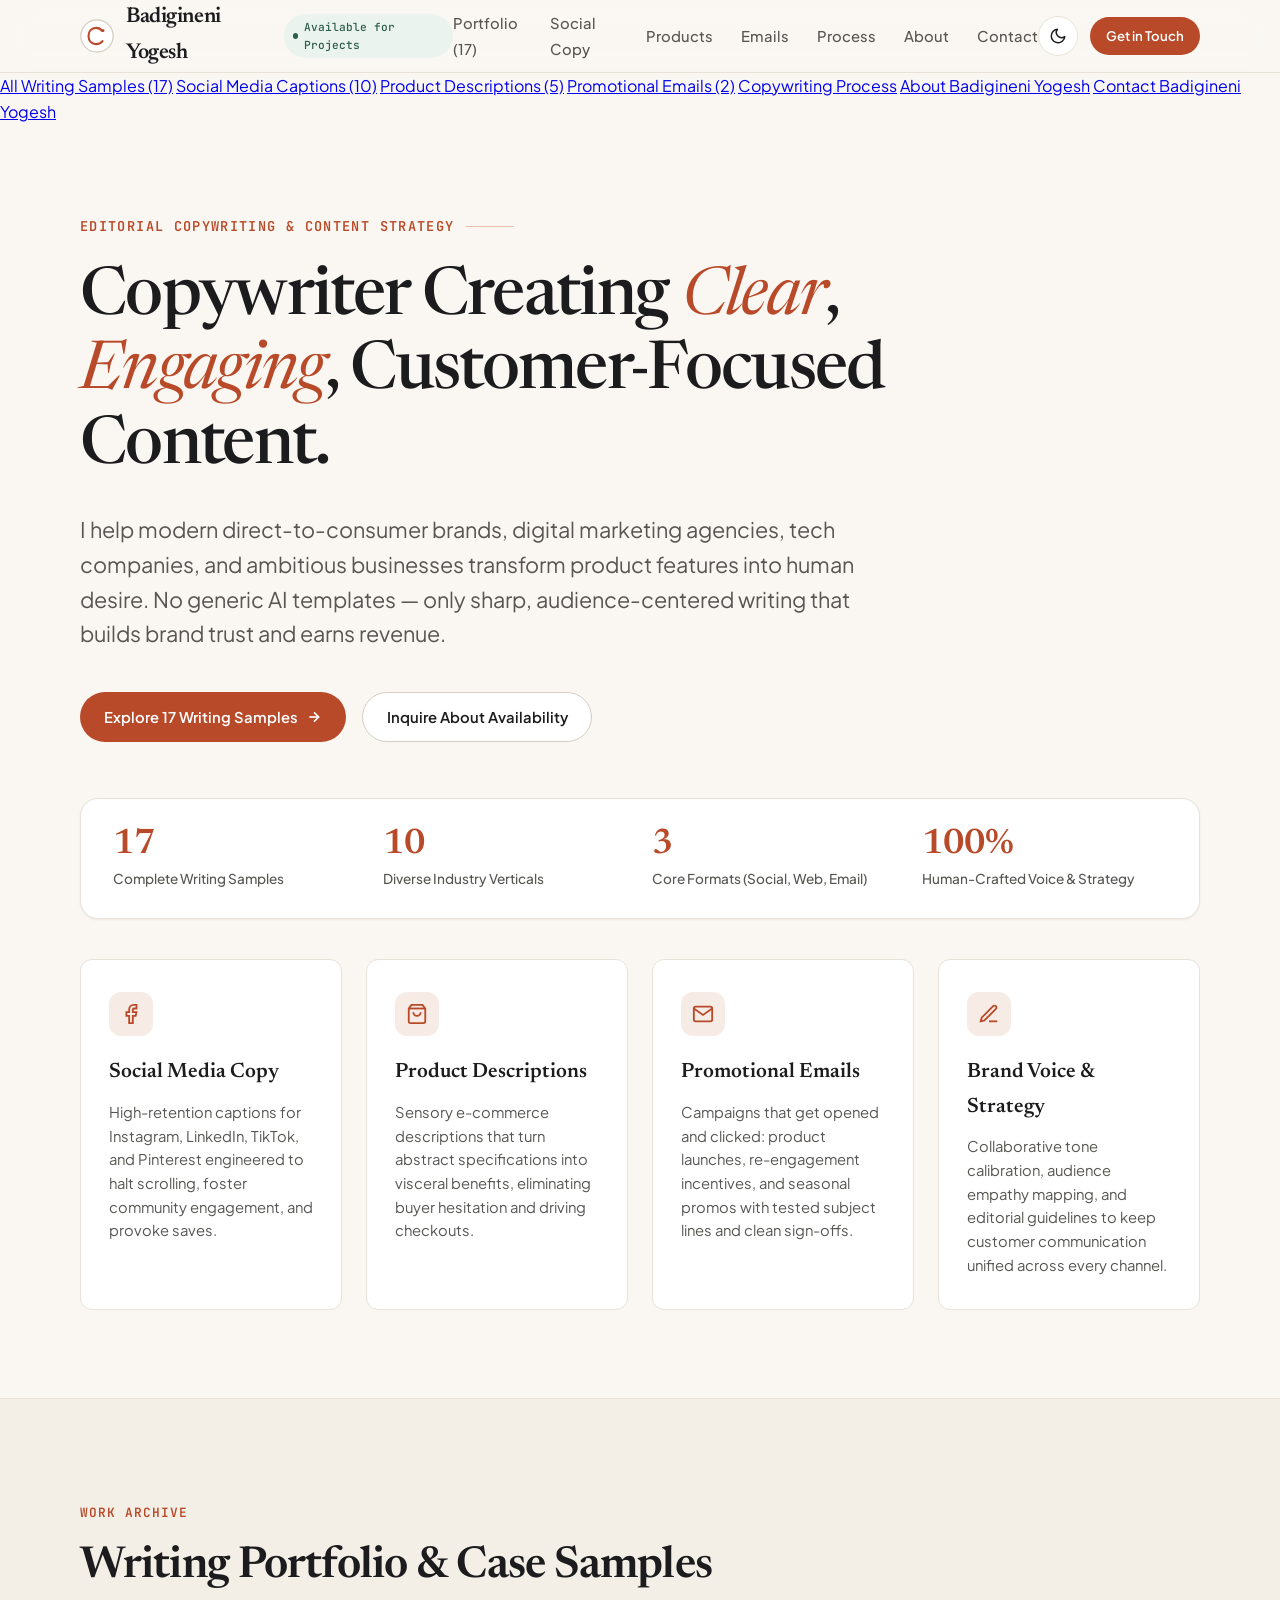
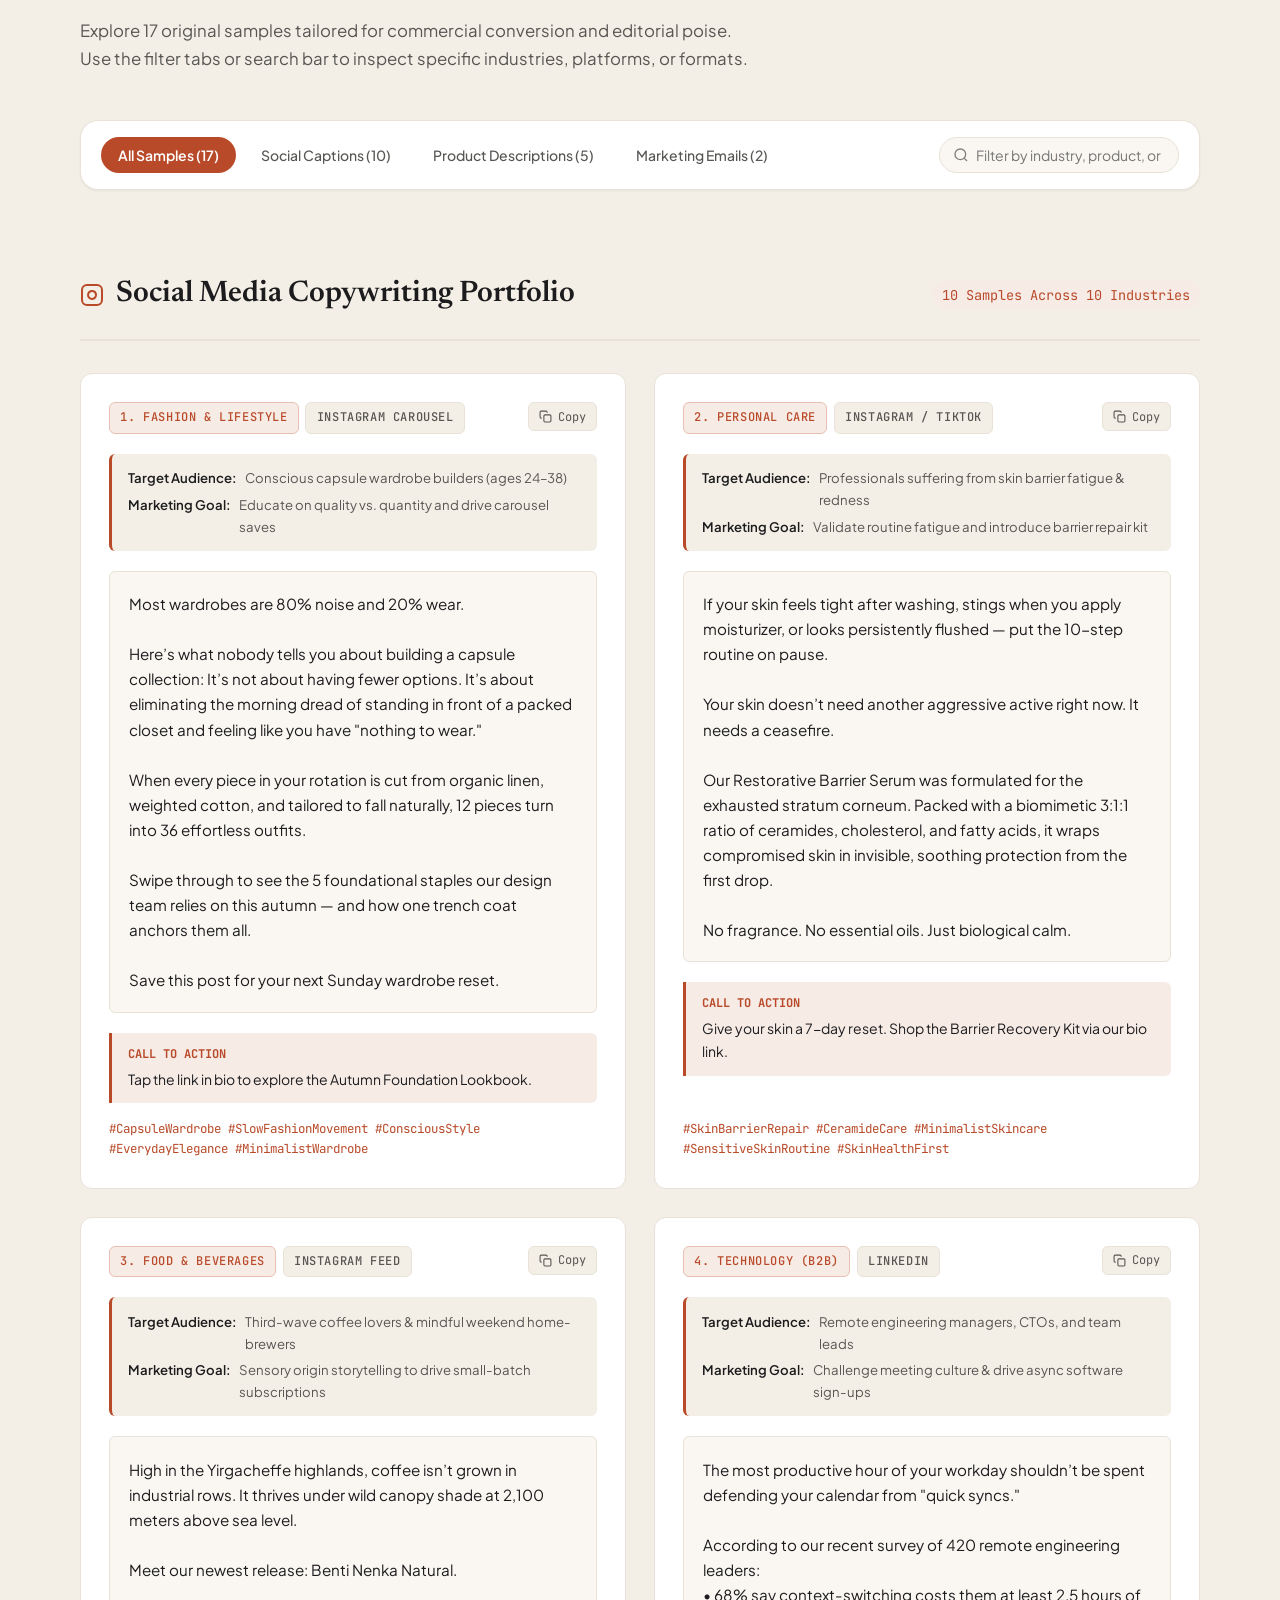
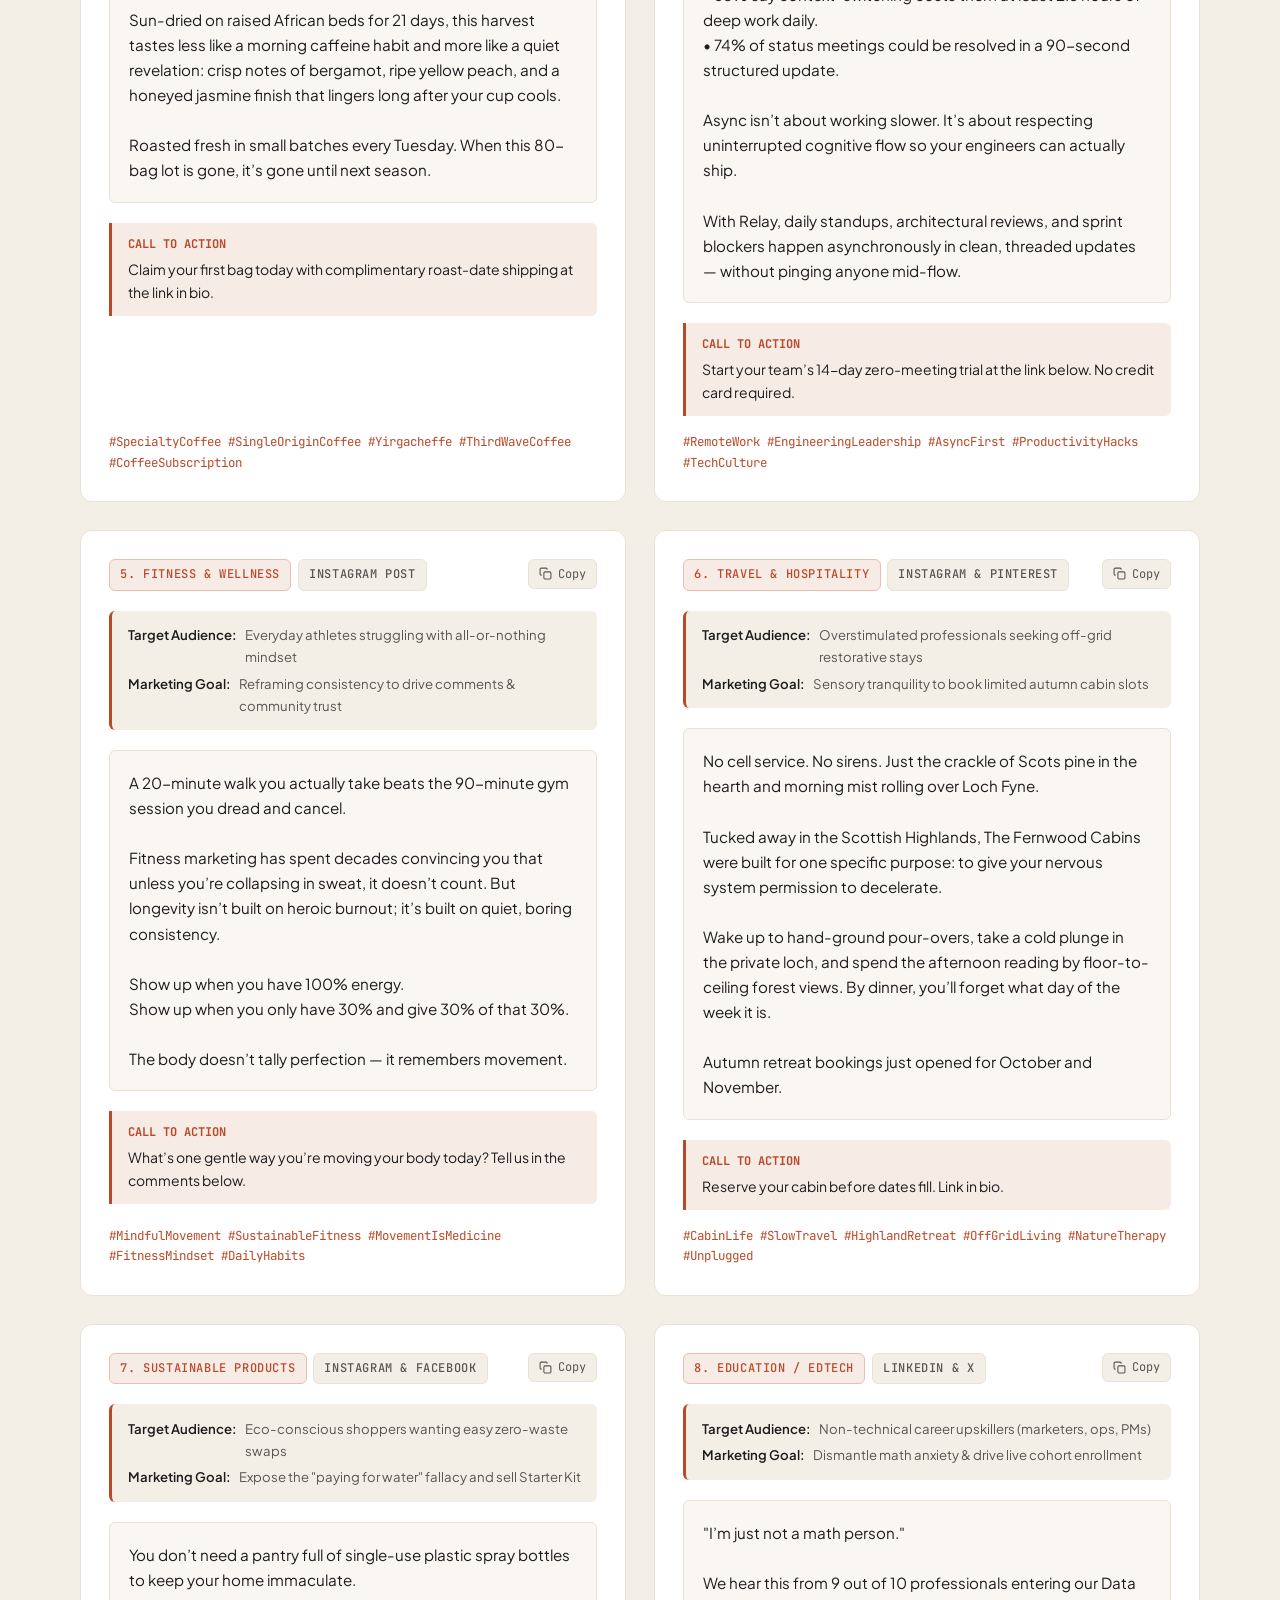
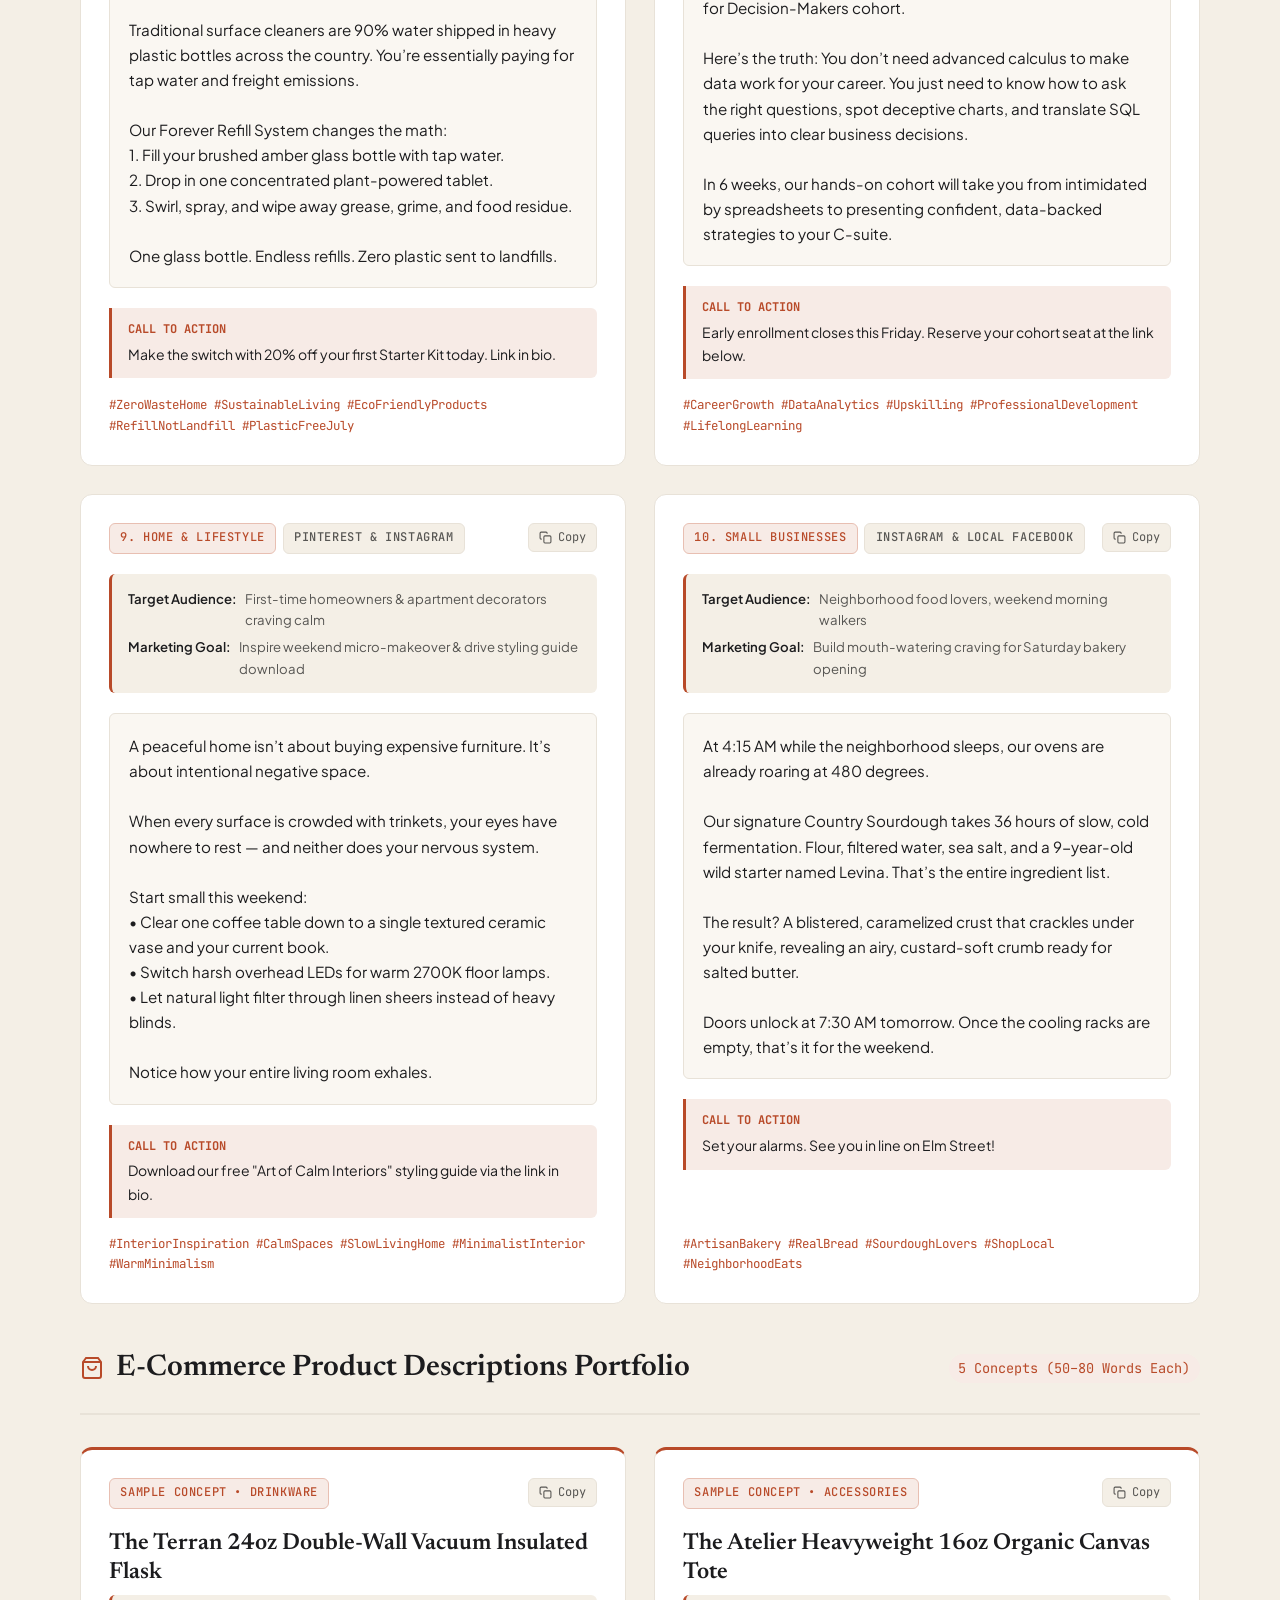
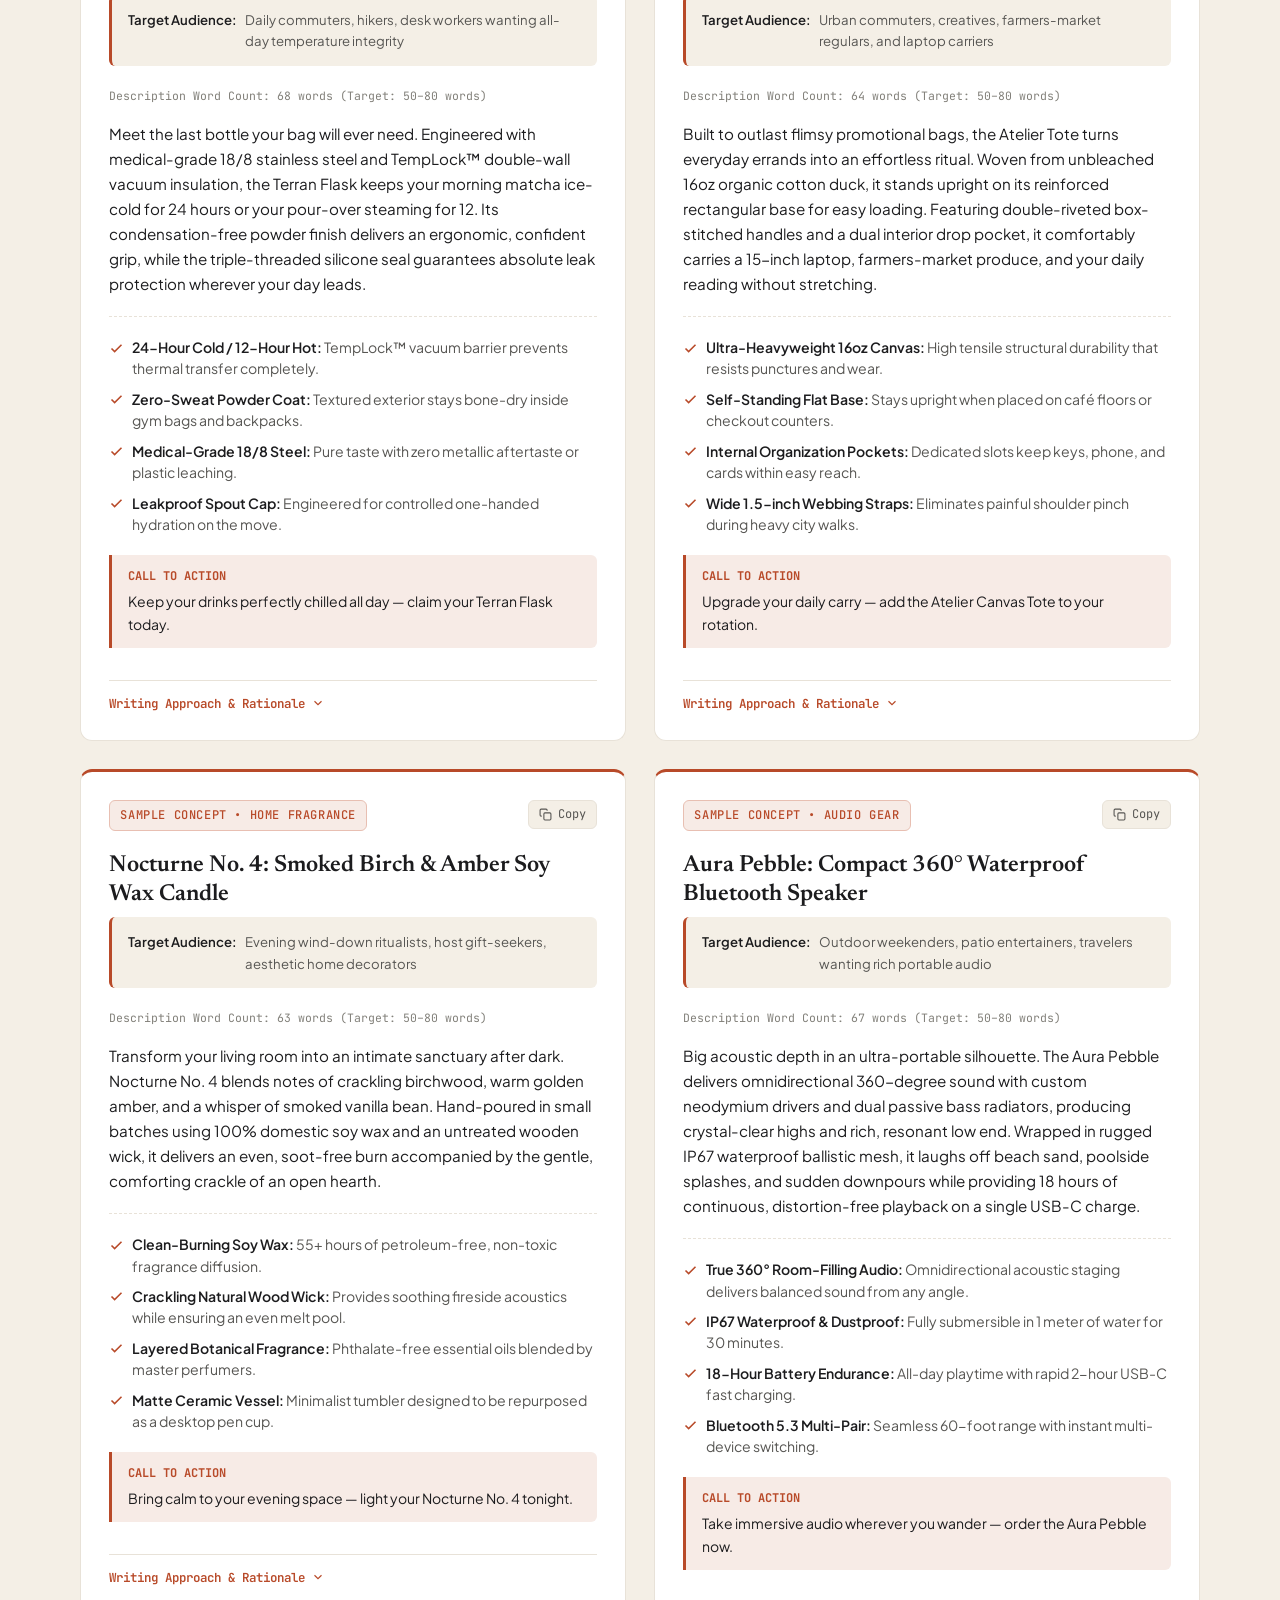
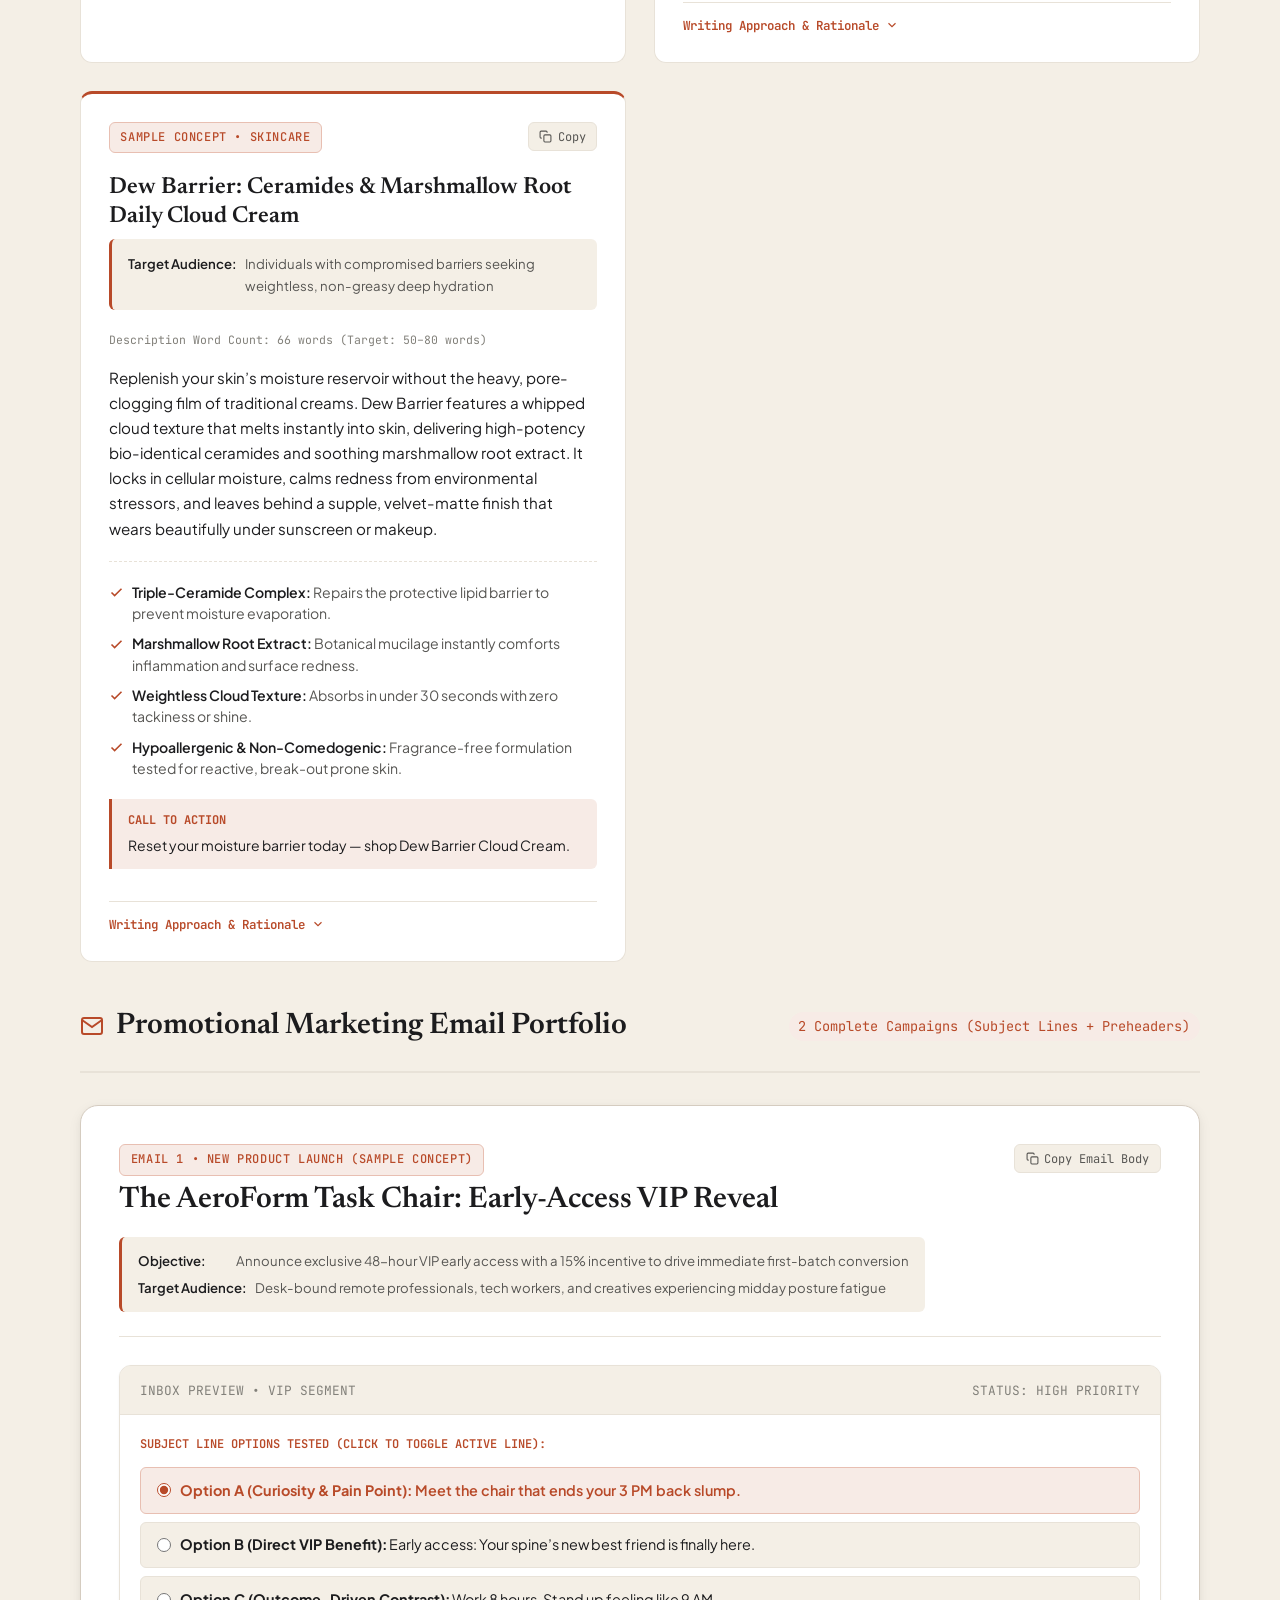
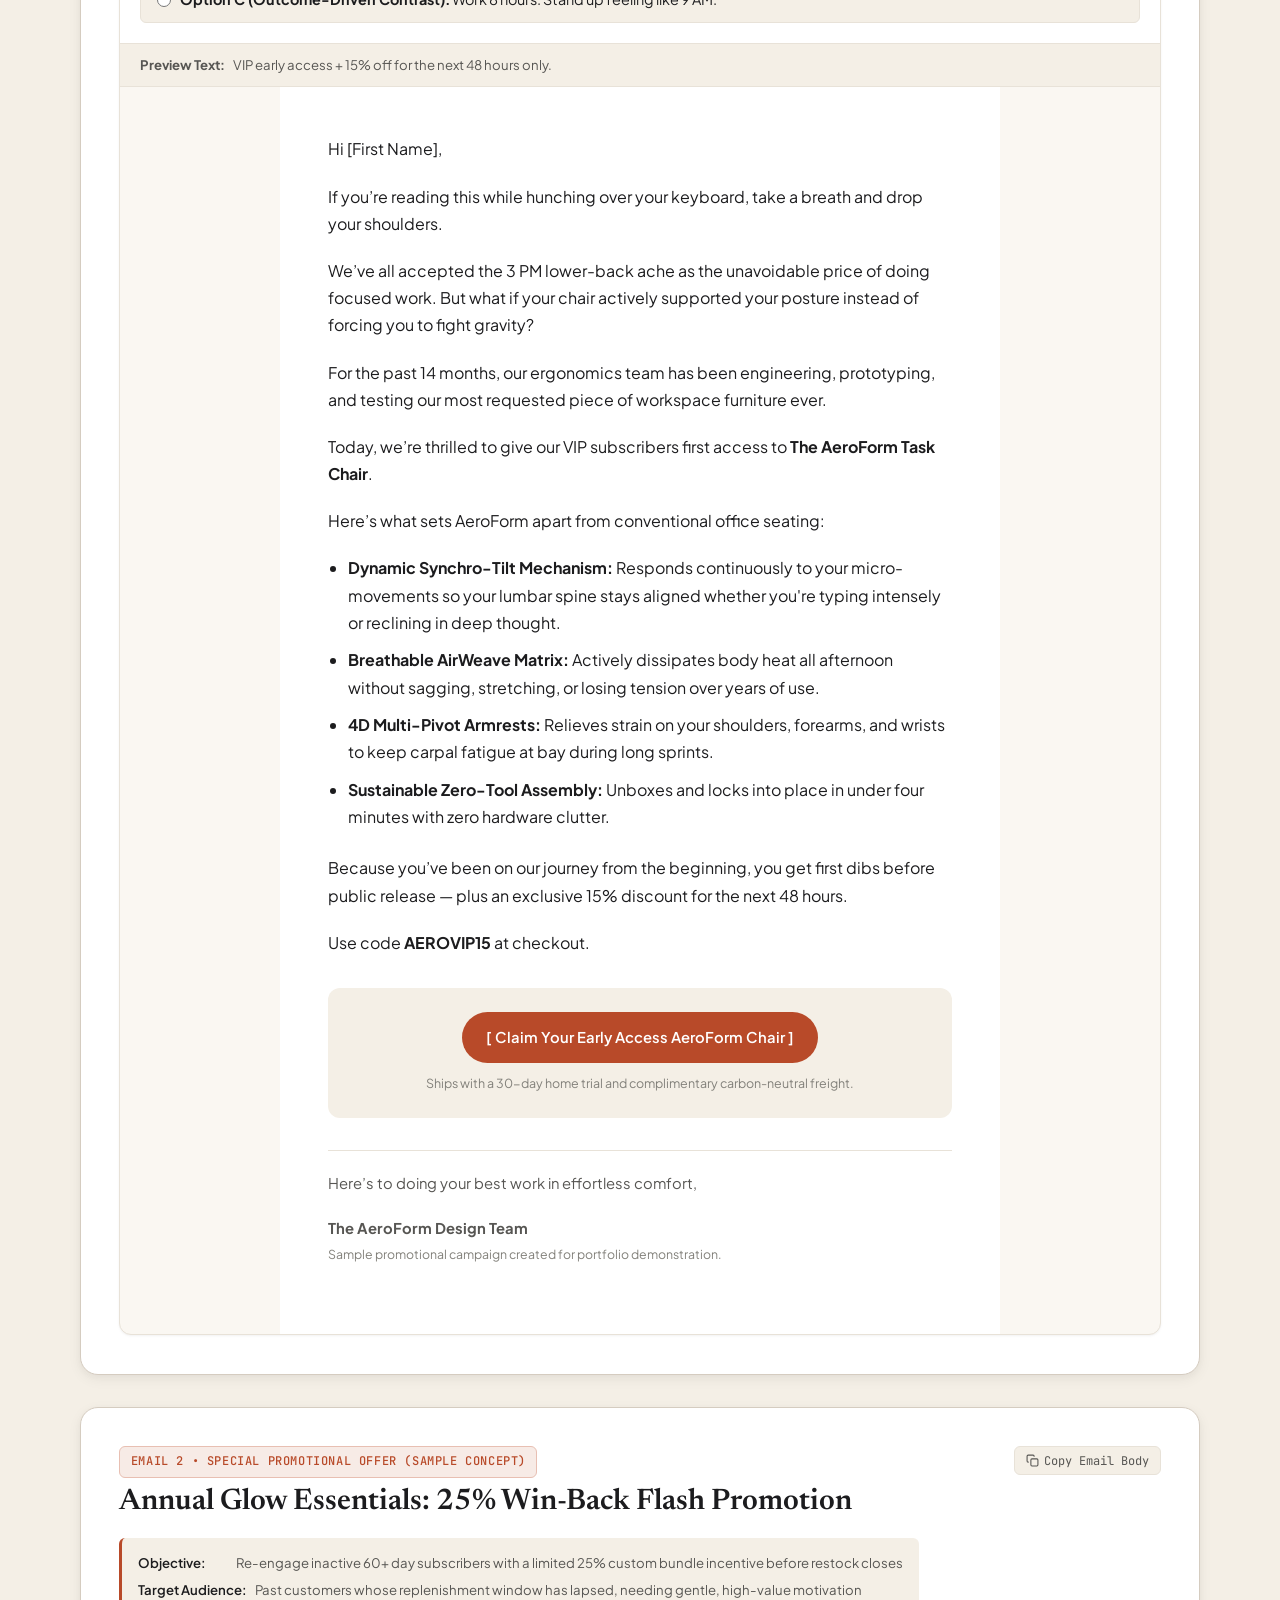
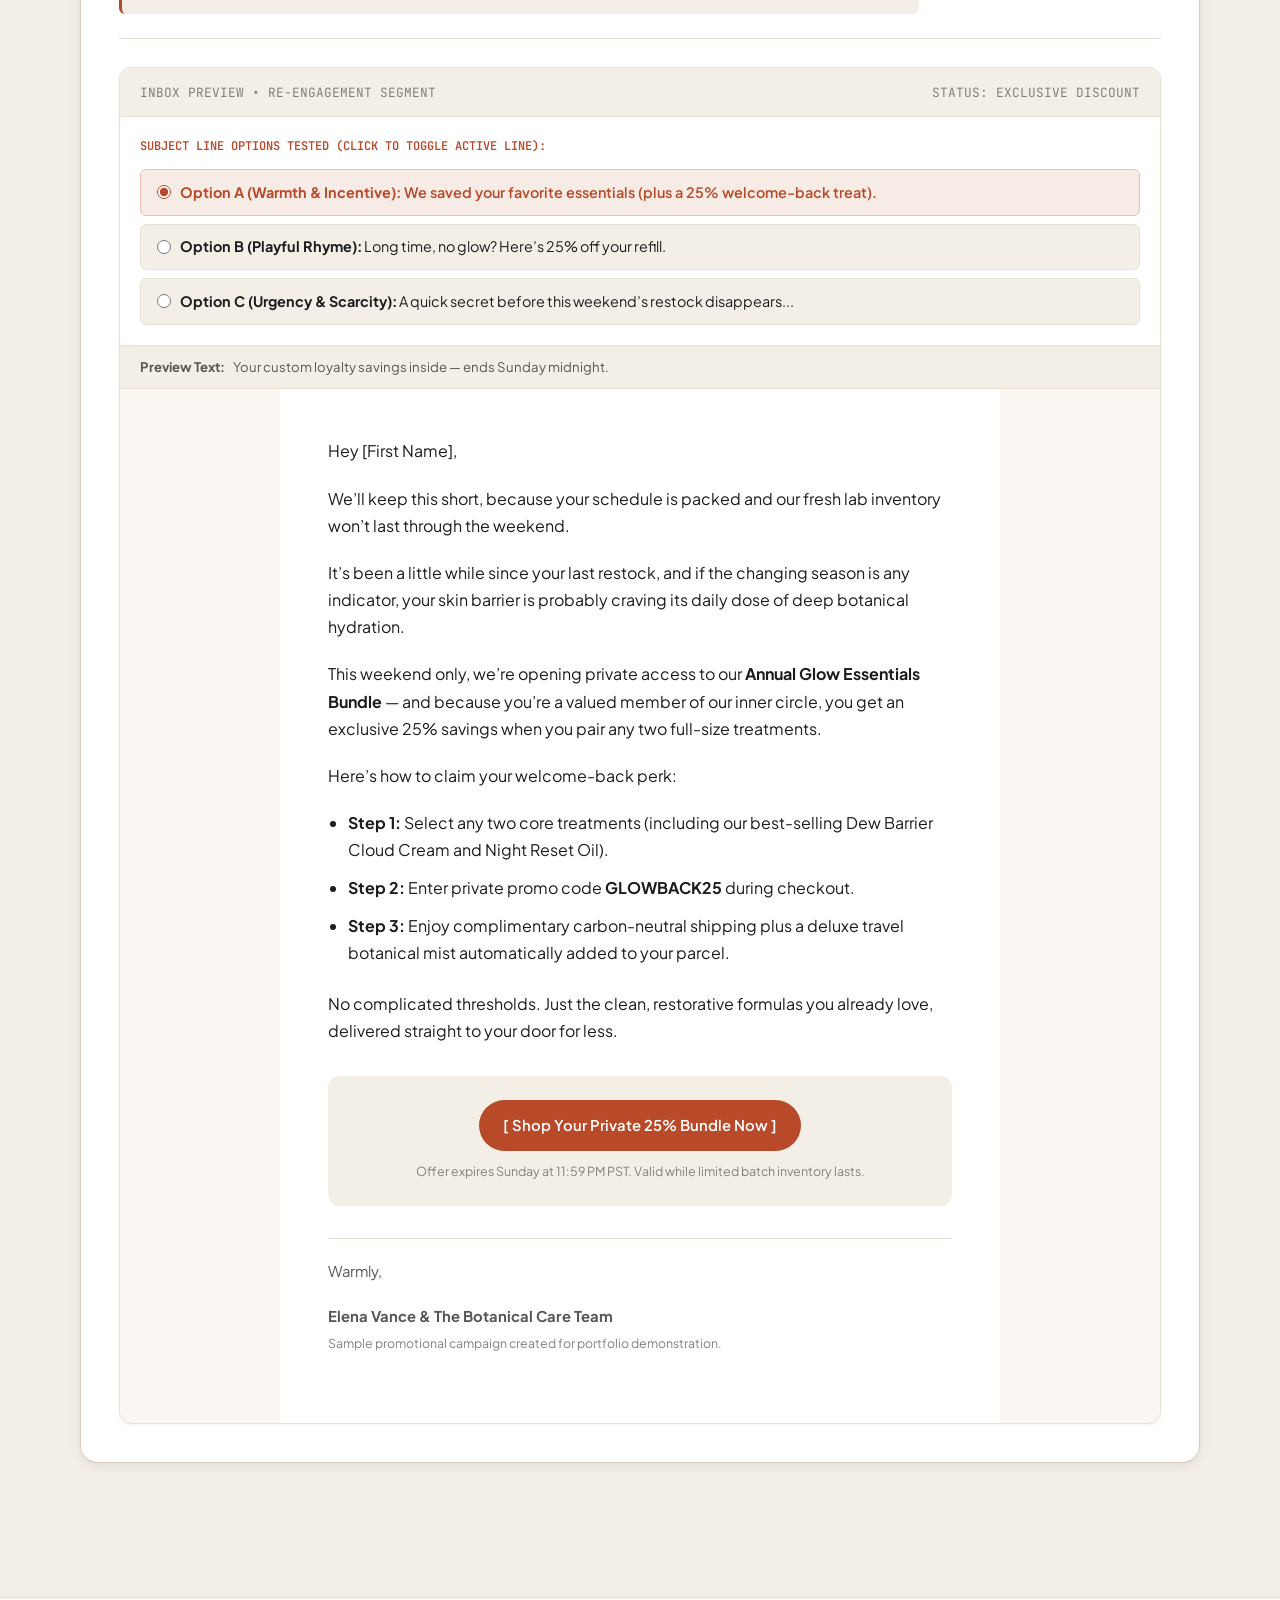
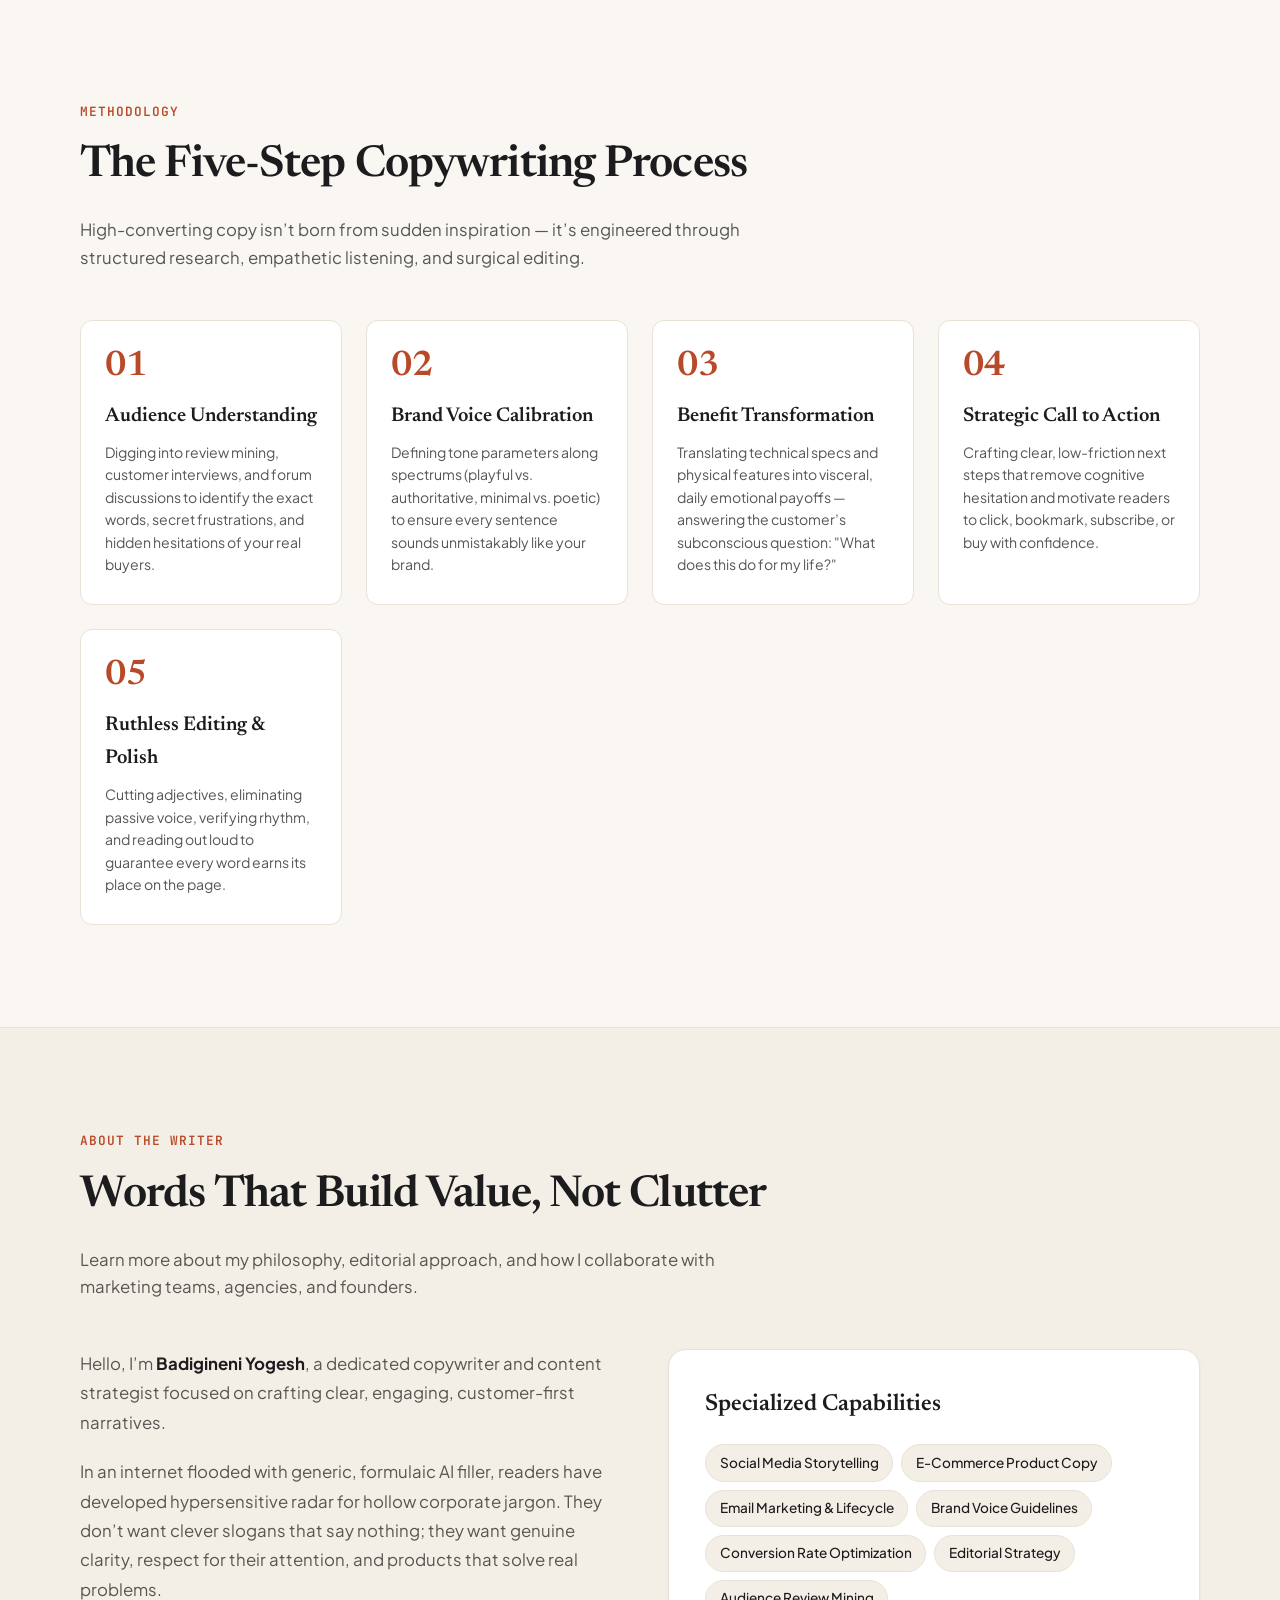
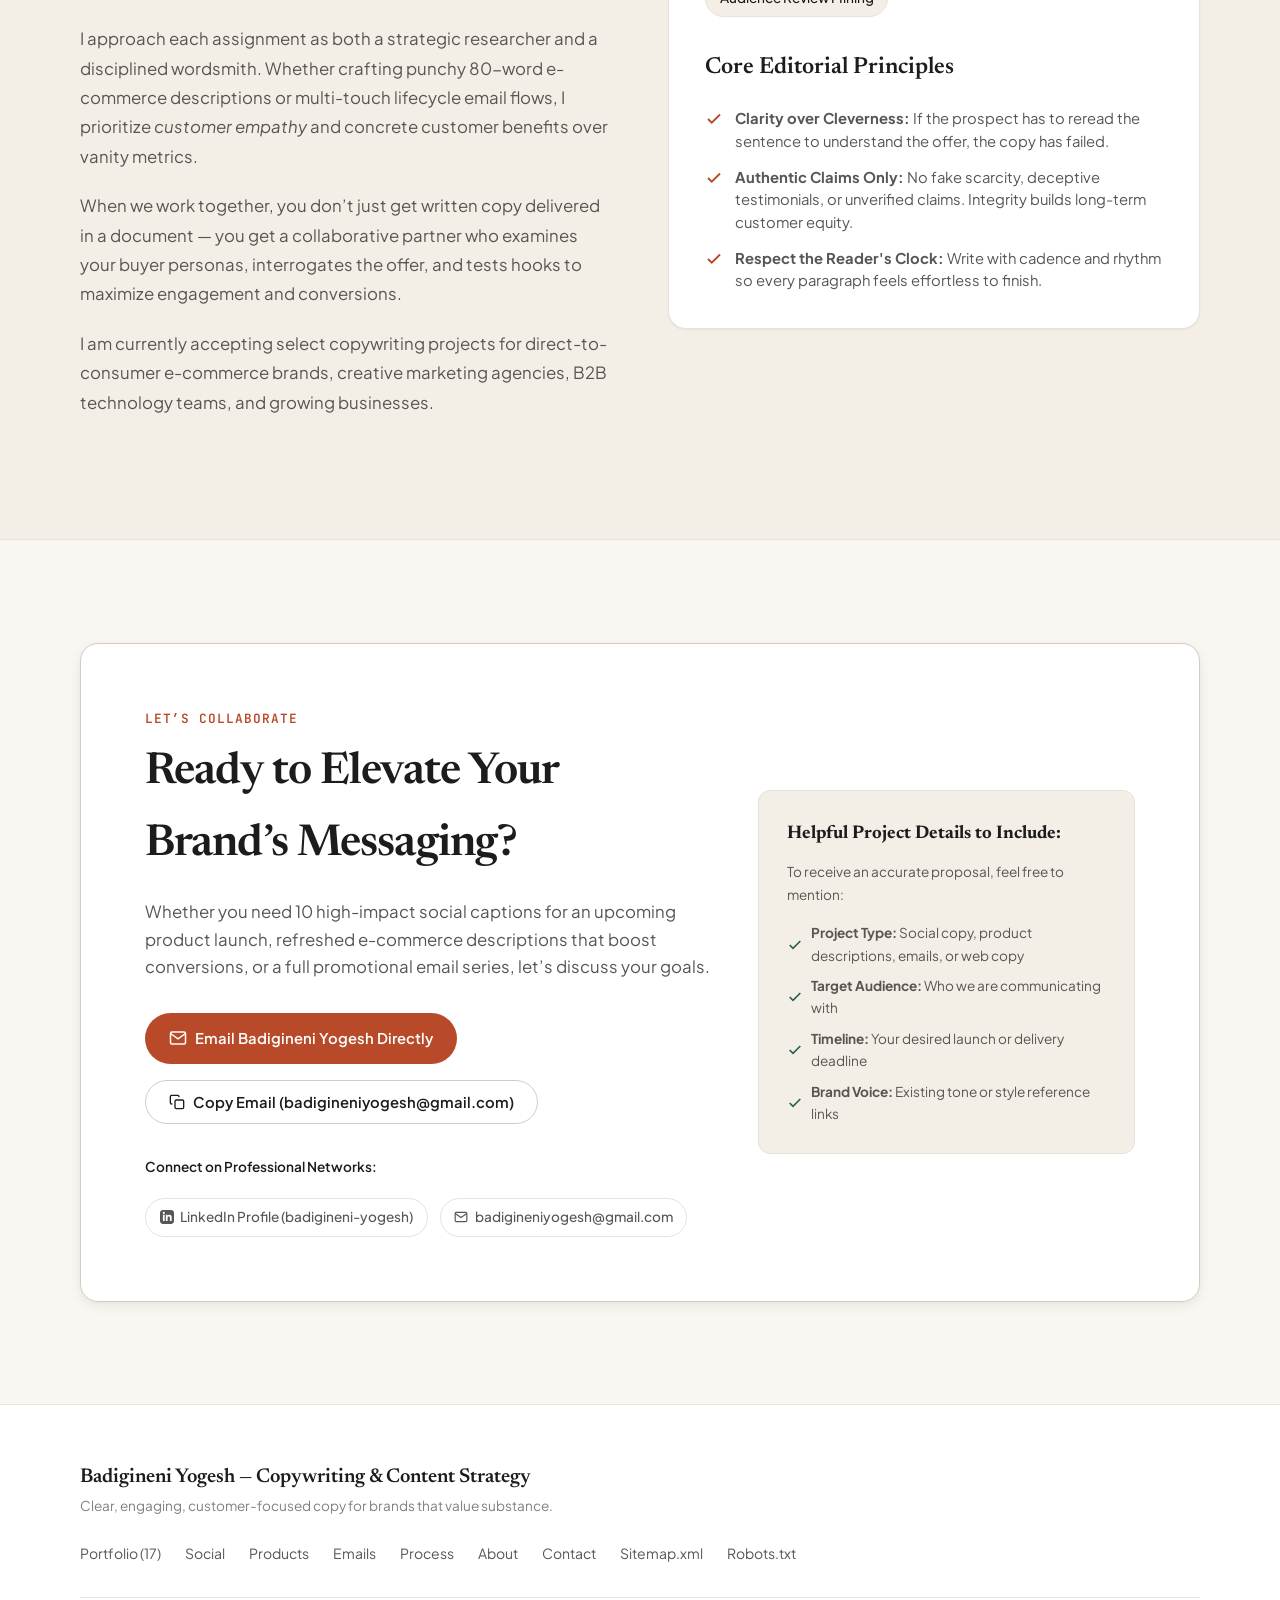
<file: index.html>
<!DOCTYPE html>
<html lang="en">
<head>
  <meta charset="UTF-8">
  <meta name="viewport" content="width=device-width, initial-scale=1.0">
  
  <!-- Primary SEO Metadata -->
  <title>Badigineni Yogesh | Copywriter Creating Clear, Engaging, Customer-Focused Content</title>
  <meta name="description" content="Professional copywriting portfolio of Badigineni Yogesh showcasing high-converting social media captions, sensory e-commerce product descriptions, and promotional marketing emails. Available for freelance client projects.">
  <meta name="keywords" content="Badigineni Yogesh, copywriter portfolio, freelance copywriter, social media copywriter, product description writer, marketing email copywriter, ecommerce copywriting, editorial content">
  <meta name="author" content="Badigineni Yogesh">
  <meta name="robots" content="index, follow, max-image-preview:large, max-snippet:-1, max-video-preview:-1">
  <link rel="canonical" href="https://yogesh-badigineni.github.io/copywriting-portfolio/">

  <!-- Open Graph / Facebook / LinkedIn -->
  <meta property="og:type" content="website">
  <meta property="og:url" content="https://yogesh-badigineni.github.io/copywriting-portfolio/">
  <meta property="og:title" content="Badigineni Yogesh | Copywriter Creating Clear, Engaging, Customer-Focused Content">
  <meta property="og:description" content="Explore 17 original copywriting samples by Badigineni Yogesh spanning 10 industries: social media campaigns, e-commerce product descriptions, and high-converting marketing emails.">
  <meta property="og:image" content="https://yogesh-badigineni.github.io/copywriting-portfolio/og-image.jpg">
  <meta property="og:site_name" content="Badigineni Yogesh Copywriting Portfolio">
  <meta property="og:locale" content="en_US">

  <!-- Twitter / X -->
  <meta name="twitter:card" content="summary_large_image">
  <meta name="twitter:url" content="https://yogesh-badigineni.github.io/copywriting-portfolio/">
  <meta name="twitter:title" content="Badigineni Yogesh | Copywriting Portfolio">
  <meta name="twitter:description" content="Clear, engaging, customer-focused copywriting samples by Badigineni Yogesh across social media, e-commerce, and promotional emails.">
  <meta name="twitter:image" content="https://yogesh-badigineni.github.io/copywriting-portfolio/og-image.jpg">

  <!-- Favicon -->
  <link rel="icon" type="image/svg+xml" href="favicon.svg">
  <link rel="apple-touch-icon" href="favicon.svg">
  <meta name="theme-color" content="#FAF7F2" media="(prefers-color-scheme: light)">
  <meta name="theme-color" content="#141413" media="(prefers-color-scheme: dark)">

  <!-- Stylesheet -->
  <link rel="stylesheet" href="styles.css">

  <!-- Structured Data: Schema.org (JSON-LD) -->
  <script type="application/ld+json">
  {
    "@context": "https://schema.org",
    "@graph": [
      {
        "@type": "WebSite",
        "@id": "https://yogesh-badigineni.github.io/copywriting-portfolio/#website",
        "url": "https://yogesh-badigineni.github.io/copywriting-portfolio/",
        "name": "Badigineni Yogesh - Professional Copywriter Portfolio",
        "description": "Copywriter Creating Clear, Engaging, Customer-Focused Content",
        "publisher": {
          "@id": "https://yogesh-badigineni.github.io/copywriting-portfolio/#person"
        },
        "inLanguage": "en-US"
      },
      {
        "@type": "Person",
        "@id": "https://yogesh-badigineni.github.io/copywriting-portfolio/#person",
        "name": "Badigineni Yogesh",
        "jobTitle": "Professional Copywriter & Content Strategist",
        "url": "https://yogesh-badigineni.github.io/copywriting-portfolio/",
        "email": "mailto:badigineniyogesh@gmail.com",
        "sameAs": [
          "https://www.linkedin.com/in/badigineni-yogesh"
        ],
        "description": "Specializing in high-converting social media copy, sensory product descriptions, and promotional marketing emails for digital brands and agencies.",
        "knowsAbout": [
          "Copywriting",
          "Content Strategy",
          "E-commerce Product Descriptions",
          "Social Media Marketing",
          "Email Marketing",
          "Brand Voice Development"
        ]
      },
      {
        "@type": "ItemList",
        "name": "Featured Copywriting Portfolio Samples by Badigineni Yogesh",
        "description": "17 verified original writing samples across 10 industry verticals",
        "numberOfItems": 17,
        "itemListElement": [
          {
            "@type": "ListItem",
            "position": 1,
            "name": "Social Media Caption - Fashion & Lifestyle (Capsule Wardrobe)"
          },
          {
            "@type": "ListItem",
            "position": 2,
            "name": "Social Media Caption - Personal Care (Skin Barrier Repair)"
          },
          {
            "@type": "ListItem",
            "position": 3,
            "name": "Social Media Caption - Food & Beverages (Single-Origin Coffee)"
          },
          {
            "@type": "ListItem",
            "position": 4,
            "name": "Social Media Caption - Technology (Async Team Collaboration)"
          },
          {
            "@type": "ListItem",
            "position": 5,
            "name": "Social Media Caption - Fitness & Wellness (Sustainable Habits)"
          },
          {
            "@type": "ListItem",
            "position": 6,
            "name": "Social Media Caption - Travel & Hospitality (Highland Forest Cabin)"
          },
          {
            "@type": "ListItem",
            "position": 7,
            "name": "Social Media Caption - Sustainable Products (Zero-Waste Refill System)"
          },
          {
            "@type": "ListItem",
            "position": 8,
            "name": "Social Media Caption - Education (Data Analytics Cohort)"
          },
          {
            "@type": "ListItem",
            "position": 9,
            "name": "Social Media Caption - Home & Lifestyle (Warm Minimalism Interiors)"
          },
          {
            "@type": "ListItem",
            "position": 10,
            "name": "Social Media Caption - Small Businesses (Artisan Sourdough Bakery)"
          },
          {
            "@type": "ListItem",
            "position": 11,
            "name": "Product Description - The Terran 24oz Insulated Flask"
          },
          {
            "@type": "ListItem",
            "position": 12,
            "name": "Product Description - The Atelier Heavyweight Organic Canvas Tote"
          },
          {
            "@type": "ListItem",
            "position": 13,
            "name": "Product Description - Nocturne No. 4 Smoked Birch & Amber Candle"
          },
          {
            "@type": "ListItem",
            "position": 14,
            "name": "Product Description - Aura Pebble Compact 360° Waterproof Speaker"
          },
          {
            "@type": "ListItem",
            "position": 15,
            "name": "Product Description - Dew Barrier Ceramides Daily Cloud Cream"
          },
          {
            "@type": "ListItem",
            "position": 16,
            "name": "Promotional Email - New Product Launch (AeroForm Task Chair)"
          },
          {
            "@type": "ListItem",
            "position": 17,
            "name": "Promotional Email - Special Promotional Offer (Glow Essentials 25% Flash)"
          }
        ]
      }
    ]
  }
  </script>
</head>
<body>

  <!-- ========================================================================
       SITE HEADER & NAVIGATION
       ======================================================================== -->
  <header class="site-header" id="site-header">
    <div class="container nav-container">
      <a href="#home" class="brand" aria-label="Badigineni Yogesh Copywriting Portfolio">
        <svg class="brand-icon" viewBox="0 0 40 40" fill="none" xmlns="http://www.w3.org/2000/svg">
          <circle cx="20" cy="20" r="19" stroke="var(--border-strong)" stroke-width="1.5" fill="var(--bg-surface)"/>
          <path d="M26 14C24.5 12 22 10.5 19 10.5C13.5 10.5 10 14.5 10 20C10 25.5 13.5 29.5 19 29.5C22.5 29.5 25 28 26.5 26" stroke="var(--accent-primary)" stroke-width="2.5" stroke-linecap="round"/>
          <circle cx="27" cy="13.5" r="1.8" fill="var(--accent-primary)"/>
        </svg>
        <span class="brand-title">Badigineni Yogesh</span>
        <span class="brand-badge"><span class="pulse-dot"></span> Available for Projects</span>
      </a>

      <nav aria-label="Primary Navigation">
        <ul class="nav-links">
          <li><a href="#portfolio" class="nav-link">Portfolio (17)</a></li>
          <li><a href="#social" class="nav-link">Social Copy</a></li>
          <li><a href="#products" class="nav-link">Products</a></li>
          <li><a href="#emails" class="nav-link">Emails</a></li>
          <li><a href="#process" class="nav-link">Process</a></li>
          <li><a href="#about" class="nav-link">About</a></li>
          <li><a href="#contact" class="nav-link">Contact</a></li>
        </ul>
      </nav>

      <div class="nav-actions">
        <button id="theme-toggle" class="btn-icon" aria-label="Toggle dark/light mode">
          <svg width="18" height="18" viewBox="0 0 24 24" fill="none" stroke="currentColor" stroke-width="2"><path d="M21 12.79A9 9 0 1 1 11.21 3 7 7 0 0 0 21 12.79z"/></svg>
        </button>
        <a href="#contact" class="btn btn-primary btn-sm">Get in Touch</a>
        <button id="mobile-menu-toggle" class="mobile-menu-btn" aria-label="Toggle navigation menu" aria-expanded="false">
          <svg width="22" height="22" viewBox="0 0 24 24" fill="none" stroke="currentColor" stroke-width="2"><line x1="3" y1="12" x2="21" y2="12"/><line x1="3" y1="6" x2="21" y2="6"/><line x1="3" y1="18" x2="21" y2="18"/></svg>
        </button>
      </div>
    </div>
  </header>

  <!-- Mobile Drawer Menu -->
  <div class="mobile-drawer" id="mobile-drawer">
    <a href="#portfolio">All Writing Samples (17)</a>
    <a href="#social">Social Media Captions (10)</a>
    <a href="#products">Product Descriptions (5)</a>
    <a href="#emails">Promotional Emails (2)</a>
    <a href="#process">Copywriting Process</a>
    <a href="#about">About Badigineni Yogesh</a>
    <a href="#contact">Contact Badigineni Yogesh</a>
  </div>

  <main id="main-content">

    <!-- ======================================================================
         SECTION A: HOME / HERO SECTION
         ====================================================================== -->
    <section class="hero" id="home">
      <div class="container">
        <div class="hero-eyebrow">
          <span>Editorial Copywriting & Content Strategy</span>
        </div>
        
        <h1 class="hero-title">
          Copywriter Creating <em>Clear</em>, <em>Engaging</em>, Customer-Focused Content.
        </h1>

        <p class="hero-subtitle">
          I help modern direct-to-consumer brands, digital marketing agencies, tech companies, and ambitious businesses transform product features into human desire. No generic AI templates — only sharp, audience-centered writing that builds brand trust and earns revenue.
        </p>

        <div class="hero-actions">
          <a href="#portfolio" class="btn btn-primary">
            Explore 17 Writing Samples
            <svg width="16" height="16" viewBox="0 0 24 24" fill="none" stroke="currentColor" stroke-width="2.5"><line x1="5" y1="12" x2="19" y2="12"/><polyline points="12 5 19 12 12 19"/></svg>
          </a>
          <a href="#contact" class="btn btn-secondary">
            Inquire About Availability
          </a>
        </div>

        <!-- Metric & Verification Banner -->
        <div class="stats-banner" aria-label="Key portfolio highlights">
          <div class="stat-item">
            <span class="stat-number">17</span>
            <span class="stat-label">Complete Writing Samples</span>
          </div>
          <div class="stat-item">
            <span class="stat-number">10</span>
            <span class="stat-label">Diverse Industry Verticals</span>
          </div>
          <div class="stat-item">
            <span class="stat-number">3</span>
            <span class="stat-label">Core Formats (Social, Web, Email)</span>
          </div>
          <div class="stat-item">
            <span class="stat-number">100%</span>
            <span class="stat-label">Human-Crafted Voice & Strategy</span>
          </div>
        </div>

        <!-- Services Summary Cards -->
        <div class="services-grid" id="services">
          <article class="service-card">
            <div class="service-icon-wrap">
              <svg width="22" height="22" viewBox="0 0 24 24" fill="none" stroke="currentColor" stroke-width="2"><path d="M18 2h-3a5 5 0 0 0-5 5v3H7v4h3v8h4v-8h3l1-4h-4V7a1 1 0 0 1 1-1h3z"/></svg>
            </div>
            <h3>Social Media Copy</h3>
            <p>High-retention captions for Instagram, LinkedIn, TikTok, and Pinterest engineered to halt scrolling, foster community engagement, and provoke saves.</p>
          </article>

          <article class="service-card">
            <div class="service-icon-wrap">
              <svg width="22" height="22" viewBox="0 0 24 24" fill="none" stroke="currentColor" stroke-width="2"><path d="M6 2L3 6v14a2 2 0 0 0 2 2h14a2 2 0 0 0 2-2V6l-3-4z"/><line x1="3" y1="6" x2="21" y2="6"/><path d="M16 10a4 4 0 0 1-8 0"/></svg>
            </div>
            <h3>Product Descriptions</h3>
            <p>Sensory e-commerce descriptions that turn abstract specifications into visceral benefits, eliminating buyer hesitation and driving checkouts.</p>
          </article>

          <article class="service-card">
            <div class="service-icon-wrap">
              <svg width="22" height="22" viewBox="0 0 24 24" fill="none" stroke="currentColor" stroke-width="2"><path d="M4 4h16c1.1 0 2 .9 2 2v12c0 1.1-.9 2-2 2H4c-1.1 0-2-.9-2-2V6c0-1.1.9-2 2-2z"/><polyline points="22,6 12,13 2,6"/></svg>
            </div>
            <h3>Promotional Emails</h3>
            <p>Campaigns that get opened and clicked: product launches, re-engagement incentives, and seasonal promos with tested subject lines and clean sign-offs.</p>
          </article>

          <article class="service-card">
            <div class="service-icon-wrap">
              <svg width="22" height="22" viewBox="0 0 24 24" fill="none" stroke="currentColor" stroke-width="2"><path d="M12 20h9"/><path d="M16.5 3.5a2.121 2.121 0 0 1 3 3L7 19l-4 1 1-4L16.5 3.5z"/></svg>
            </div>
            <h3>Brand Voice & Strategy</h3>
            <p>Collaborative tone calibration, audience empathy mapping, and editorial guidelines to keep customer communication unified across every channel.</p>
          </article>
        </div>
      </div>
    </section>

    <!-- ======================================================================
         PORTFOLIO SHOWCASE SECTION (17 SAMPLES)
         ====================================================================== -->
    <section class="section section-alt" id="portfolio">
      <div class="container" id="portfolio-container">
        
        <header class="section-header">
          <div class="section-eyebrow">Work Archive</div>
          <h2 class="section-title">Writing Portfolio & Case Samples</h2>
          <p class="section-desc">
            Explore 17 original samples tailored for commercial conversion and editorial poise. Use the filter tabs or search bar to inspect specific industries, platforms, or formats.
          </p>
        </header>

        <!-- Filter Controls -->
        <div class="portfolio-controls">
          <div class="filter-tabs" role="tablist" aria-label="Portfolio Category Filters">
            <button class="tab-btn active" data-filter="all" role="tab" aria-selected="true">All Samples (17)</button>
            <button class="tab-btn" data-filter="social" role="tab" aria-selected="false">Social Captions (10)</button>
            <button class="tab-btn" data-filter="product" role="tab" aria-selected="false">Product Descriptions (5)</button>
            <button class="tab-btn" data-filter="email" role="tab" aria-selected="false">Marketing Emails (2)</button>
          </div>

          <div class="search-box">
            <svg class="search-icon" viewBox="0 0 24 24" fill="none" stroke="currentColor" stroke-width="2"><circle cx="11" cy="11" r="8"/><line x1="21" y1="21" x2="16.65" y2="16.65"/></svg>
            <input type="text" id="portfolio-search" placeholder="Filter by industry, product, or keyword..." aria-label="Filter portfolio samples">
          </div>
        </div>

        <!-- ====================================================================
             GROUP 1: SOCIAL MEDIA COPYWRITING (EXACTLY 10 SAMPLES)
             ==================================================================== -->
        <div class="portfolio-group" id="social">
          <div class="category-group-header">
            <h3 class="category-group-title">
              <svg width="24" height="24" viewBox="0 0 24 24" fill="none" stroke="var(--accent-primary)" stroke-width="2"><rect x="2" y="2" width="20" height="20" rx="5" ry="5"/><path d="M16 11.37A4 4 0 1 1 12.63 8 4 4 0 0 1 16 11.37z"/><line x1="17.5" y1="6.5" x2="17.51" y2="6.5"/></svg>
              Social Media Copywriting Portfolio
            </h3>
            <span class="category-group-count">10 Samples Across 10 Industries</span>
          </div>

          <div class="cards-grid">

            <!-- SAMPLE 1: Fashion & Lifestyle -->
            <article class="sample-card" data-category="social" id="sample-social-1">
              <div class="card-top">
                <div class="meta-badges">
                  <span class="badge badge-accent">1. Fashion & Lifestyle</span>
                  <span class="badge">Instagram Carousel</span>
                </div>
                <button class="copy-btn" aria-label="Copy caption to clipboard">
                  <svg width="13" height="13" viewBox="0 0 24 24" fill="none" stroke="currentColor" stroke-width="2"><rect x="9" y="9" width="13" height="13" rx="2" ry="2"/><path d="M5 15H4a2 2 0 0 1-2-2V4a2 2 0 0 1 2-2h9a2 2 0 0 1 2 2v1"/></svg> Copy
                </button>
              </div>

              <div class="sample-brief">
                <div class="brief-row"><span class="brief-label">Target Audience:</span> <span class="brief-val">Conscious capsule wardrobe builders (ages 24–38)</span></div>
                <div class="brief-row"><span class="brief-label">Marketing Goal:</span> <span class="brief-val">Educate on quality vs. quantity and drive carousel saves</span></div>
              </div>

              <div class="card-body">
                <div class="sample-caption-content">Most wardrobes are 80% noise and 20% wear.

Here’s what nobody tells you about building a capsule collection: It’s not about having fewer options. It’s about eliminating the morning dread of standing in front of a packed closet and feeling like you have "nothing to wear."

When every piece in your rotation is cut from organic linen, weighted cotton, and tailored to fall naturally, 12 pieces turn into 36 effortless outfits.

Swipe through to see the 5 foundational staples our design team relies on this autumn — and how one trench coat anchors them all.

Save this post for your next Sunday wardrobe reset.</div>

                <div class="caption-cta-callout">
                  <strong>Call to Action</strong>
                  Tap the link in bio to explore the Autumn Foundation Lookbook.
                </div>

                <div class="hashtags-wrap">
                  #CapsuleWardrobe #SlowFashionMovement #ConsciousStyle #EverydayElegance #MinimalistWardrobe
                </div>
              </div>
            </article>

            <!-- SAMPLE 2: Personal Care -->
            <article class="sample-card" data-category="social" id="sample-social-2">
              <div class="card-top">
                <div class="meta-badges">
                  <span class="badge badge-accent">2. Personal Care</span>
                  <span class="badge">Instagram / TikTok</span>
                </div>
                <button class="copy-btn" aria-label="Copy caption to clipboard">
                  <svg width="13" height="13" viewBox="0 0 24 24" fill="none" stroke="currentColor" stroke-width="2"><rect x="9" y="9" width="13" height="13" rx="2" ry="2"/><path d="M5 15H4a2 2 0 0 1-2-2V4a2 2 0 0 1 2-2h9a2 2 0 0 1 2 2v1"/></svg> Copy
                </button>
              </div>

              <div class="sample-brief">
                <div class="brief-row"><span class="brief-label">Target Audience:</span> <span class="brief-val">Professionals suffering from skin barrier fatigue & redness</span></div>
                <div class="brief-row"><span class="brief-label">Marketing Goal:</span> <span class="brief-val">Validate routine fatigue and introduce barrier repair kit</span></div>
              </div>

              <div class="card-body">
                <div class="sample-caption-content">If your skin feels tight after washing, stings when you apply moisturizer, or looks persistently flushed — put the 10-step routine on pause.

Your skin doesn’t need another aggressive active right now. It needs a ceasefire.

Our Restorative Barrier Serum was formulated for the exhausted stratum corneum. Packed with a biomimetic 3:1:1 ratio of ceramides, cholesterol, and fatty acids, it wraps compromised skin in invisible, soothing protection from the first drop.

No fragrance. No essential oils. Just biological calm.</div>

                <div class="caption-cta-callout">
                  <strong>Call to Action</strong>
                  Give your skin a 7-day reset. Shop the Barrier Recovery Kit via our bio link.
                </div>

                <div class="hashtags-wrap">
                  #SkinBarrierRepair #CeramideCare #MinimalistSkincare #SensitiveSkinRoutine #SkinHealthFirst
                </div>
              </div>
            </article>

            <!-- SAMPLE 3: Food and Beverages -->
            <article class="sample-card" data-category="social" id="sample-social-3">
              <div class="card-top">
                <div class="meta-badges">
                  <span class="badge badge-accent">3. Food & Beverages</span>
                  <span class="badge">Instagram Feed</span>
                </div>
                <button class="copy-btn" aria-label="Copy caption to clipboard">
                  <svg width="13" height="13" viewBox="0 0 24 24" fill="none" stroke="currentColor" stroke-width="2"><rect x="9" y="9" width="13" height="13" rx="2" ry="2"/><path d="M5 15H4a2 2 0 0 1-2-2V4a2 2 0 0 1 2-2h9a2 2 0 0 1 2 2v1"/></svg> Copy
                </button>
              </div>

              <div class="sample-brief">
                <div class="brief-row"><span class="brief-label">Target Audience:</span> <span class="brief-val">Third-wave coffee lovers & mindful weekend home-brewers</span></div>
                <div class="brief-row"><span class="brief-label">Marketing Goal:</span> <span class="brief-val">Sensory origin storytelling to drive small-batch subscriptions</span></div>
              </div>

              <div class="card-body">
                <div class="sample-caption-content">High in the Yirgacheffe highlands, coffee isn’t grown in industrial rows. It thrives under wild canopy shade at 2,100 meters above sea level.

Meet our newest release: Benti Nenka Natural.

Sun-dried on raised African beds for 21 days, this harvest tastes less like a morning caffeine habit and more like a quiet revelation: crisp notes of bergamot, ripe yellow peach, and a honeyed jasmine finish that lingers long after your cup cools.

Roasted fresh in small batches every Tuesday. When this 80-bag lot is gone, it’s gone until next season.</div>

                <div class="caption-cta-callout">
                  <strong>Call to Action</strong>
                  Claim your first bag today with complimentary roast-date shipping at the link in bio.
                </div>

                <div class="hashtags-wrap">
                  #SpecialtyCoffee #SingleOriginCoffee #Yirgacheffe #ThirdWaveCoffee #CoffeeSubscription
                </div>
              </div>
            </article>

            <!-- SAMPLE 4: Technology -->
            <article class="sample-card" data-category="social" id="sample-social-4">
              <div class="card-top">
                <div class="meta-badges">
                  <span class="badge badge-accent">4. Technology (B2B)</span>
                  <span class="badge">LinkedIn</span>
                </div>
                <button class="copy-btn" aria-label="Copy caption to clipboard">
                  <svg width="13" height="13" viewBox="0 0 24 24" fill="none" stroke="currentColor" stroke-width="2"><rect x="9" y="9" width="13" height="13" rx="2" ry="2"/><path d="M5 15H4a2 2 0 0 1-2-2V4a2 2 0 0 1 2-2h9a2 2 0 0 1 2 2v1"/></svg> Copy
                </button>
              </div>

              <div class="sample-brief">
                <div class="brief-row"><span class="brief-label">Target Audience:</span> <span class="brief-val">Remote engineering managers, CTOs, and team leads</span></div>
                <div class="brief-row"><span class="brief-label">Marketing Goal:</span> <span class="brief-val">Challenge meeting culture & drive async software sign-ups</span></div>
              </div>

              <div class="card-body">
                <div class="sample-caption-content">The most productive hour of your workday shouldn’t be spent defending your calendar from "quick syncs."

According to our recent survey of 420 remote engineering leaders:
• 68% say context-switching costs them at least 2.5 hours of deep work daily.
• 74% of status meetings could be resolved in a 90-second structured update.

Async isn’t about working slower. It’s about respecting uninterrupted cognitive flow so your engineers can actually ship.

With Relay, daily standups, architectural reviews, and sprint blockers happen asynchronously in clean, threaded updates — without pinging anyone mid-flow.</div>

                <div class="caption-cta-callout">
                  <strong>Call to Action</strong>
                  Start your team’s 14-day zero-meeting trial at the link below. No credit card required.
                </div>

                <div class="hashtags-wrap">
                  #RemoteWork #EngineeringLeadership #AsyncFirst #ProductivityHacks #TechCulture
                </div>
              </div>
            </article>

            <!-- SAMPLE 5: Fitness & Wellness -->
            <article class="sample-card" data-category="social" id="sample-social-5">
              <div class="card-top">
                <div class="meta-badges">
                  <span class="badge badge-accent">5. Fitness & Wellness</span>
                  <span class="badge">Instagram Post</span>
                </div>
                <button class="copy-btn" aria-label="Copy caption to clipboard">
                  <svg width="13" height="13" viewBox="0 0 24 24" fill="none" stroke="currentColor" stroke-width="2"><rect x="9" y="9" width="13" height="13" rx="2" ry="2"/><path d="M5 15H4a2 2 0 0 1-2-2V4a2 2 0 0 1 2-2h9a2 2 0 0 1 2 2v1"/></svg> Copy
                </button>
              </div>

              <div class="sample-brief">
                <div class="brief-row"><span class="brief-label">Target Audience:</span> <span class="brief-val">Everyday athletes struggling with all-or-nothing mindset</span></div>
                <div class="brief-row"><span class="brief-label">Marketing Goal:</span> <span class="brief-val">Reframing consistency to drive comments & community trust</span></div>
              </div>

              <div class="card-body">
                <div class="sample-caption-content">A 20-minute walk you actually take beats the 90-minute gym session you dread and cancel.

Fitness marketing has spent decades convincing you that unless you’re collapsing in sweat, it doesn’t count. But longevity isn’t built on heroic burnout; it’s built on quiet, boring consistency.

Show up when you have 100% energy.
Show up when you only have 30% and give 30% of that 30%.

The body doesn’t tally perfection — it remembers movement.</div>

                <div class="caption-cta-callout">
                  <strong>Call to Action</strong>
                  What’s one gentle way you’re moving your body today? Tell us in the comments below.
                </div>

                <div class="hashtags-wrap">
                  #MindfulMovement #SustainableFitness #MovementIsMedicine #FitnessMindset #DailyHabits
                </div>
              </div>
            </article>

            <!-- SAMPLE 6: Travel & Hospitality -->
            <article class="sample-card" data-category="social" id="sample-social-6">
              <div class="card-top">
                <div class="meta-badges">
                  <span class="badge badge-accent">6. Travel & Hospitality</span>
                  <span class="badge">Instagram & Pinterest</span>
                </div>
                <button class="copy-btn" aria-label="Copy caption to clipboard">
                  <svg width="13" height="13" viewBox="0 0 24 24" fill="none" stroke="currentColor" stroke-width="2"><rect x="9" y="9" width="13" height="13" rx="2" ry="2"/><path d="M5 15H4a2 2 0 0 1-2-2V4a2 2 0 0 1 2-2h9a2 2 0 0 1 2 2v1"/></svg> Copy
                </button>
              </div>

              <div class="sample-brief">
                <div class="brief-row"><span class="brief-label">Target Audience:</span> <span class="brief-val">Overstimulated professionals seeking off-grid restorative stays</span></div>
                <div class="brief-row"><span class="brief-label">Marketing Goal:</span> <span class="brief-val">Sensory tranquility to book limited autumn cabin slots</span></div>
              </div>

              <div class="card-body">
                <div class="sample-caption-content">No cell service. No sirens. Just the crackle of Scots pine in the hearth and morning mist rolling over Loch Fyne.

Tucked away in the Scottish Highlands, The Fernwood Cabins were built for one specific purpose: to give your nervous system permission to decelerate.

Wake up to hand-ground pour-overs, take a cold plunge in the private loch, and spend the afternoon reading by floor-to-ceiling forest views. By dinner, you’ll forget what day of the week it is.

Autumn retreat bookings just opened for October and November.</div>

                <div class="caption-cta-callout">
                  <strong>Call to Action</strong>
                  Reserve your cabin before dates fill. Link in bio.
                </div>

                <div class="hashtags-wrap">
                  #CabinLife #SlowTravel #HighlandRetreat #OffGridLiving #NatureTherapy #Unplugged
                </div>
              </div>
            </article>

            <!-- SAMPLE 7: Sustainable Products -->
            <article class="sample-card" data-category="social" id="sample-social-7">
              <div class="card-top">
                <div class="meta-badges">
                  <span class="badge badge-accent">7. Sustainable Products</span>
                  <span class="badge">Instagram & Facebook</span>
                </div>
                <button class="copy-btn" aria-label="Copy caption to clipboard">
                  <svg width="13" height="13" viewBox="0 0 24 24" fill="none" stroke="currentColor" stroke-width="2"><rect x="9" y="9" width="13" height="13" rx="2" ry="2"/><path d="M5 15H4a2 2 0 0 1-2-2V4a2 2 0 0 1 2-2h9a2 2 0 0 1 2 2v1"/></svg> Copy
                </button>
              </div>

              <div class="sample-brief">
                <div class="brief-row"><span class="brief-label">Target Audience:</span> <span class="brief-val">Eco-conscious shoppers wanting easy zero-waste swaps</span></div>
                <div class="brief-row"><span class="brief-label">Marketing Goal:</span> <span class="brief-val">Expose the "paying for water" fallacy and sell Starter Kit</span></div>
              </div>

              <div class="card-body">
                <div class="sample-caption-content">You don’t need a pantry full of single-use plastic spray bottles to keep your home immaculate.

Traditional surface cleaners are 90% water shipped in heavy plastic bottles across the country. You’re essentially paying for tap water and freight emissions.

Our Forever Refill System changes the math:
1. Fill your brushed amber glass bottle with tap water.
2. Drop in one concentrated plant-powered tablet.
3. Swirl, spray, and wipe away grease, grime, and food residue.

One glass bottle. Endless refills. Zero plastic sent to landfills.</div>

                <div class="caption-cta-callout">
                  <strong>Call to Action</strong>
                  Make the switch with 20% off your first Starter Kit today. Link in bio.
                </div>

                <div class="hashtags-wrap">
                  #ZeroWasteHome #SustainableLiving #EcoFriendlyProducts #RefillNotLandfill #PlasticFreeJuly
                </div>
              </div>
            </article>

            <!-- SAMPLE 8: Education -->
            <article class="sample-card" data-category="social" id="sample-social-8">
              <div class="card-top">
                <div class="meta-badges">
                  <span class="badge badge-accent">8. Education / EdTech</span>
                  <span class="badge">LinkedIn & X</span>
                </div>
                <button class="copy-btn" aria-label="Copy caption to clipboard">
                  <svg width="13" height="13" viewBox="0 0 24 24" fill="none" stroke="currentColor" stroke-width="2"><rect x="9" y="9" width="13" height="13" rx="2" ry="2"/><path d="M5 15H4a2 2 0 0 1-2-2V4a2 2 0 0 1 2-2h9a2 2 0 0 1 2 2v1"/></svg> Copy
                </button>
              </div>

              <div class="sample-brief">
                <div class="brief-row"><span class="brief-label">Target Audience:</span> <span class="brief-val">Non-technical career upskillers (marketers, ops, PMs)</span></div>
                <div class="brief-row"><span class="brief-label">Marketing Goal:</span> <span class="brief-val">Dismantle math anxiety & drive live cohort enrollment</span></div>
              </div>

              <div class="card-body">
                <div class="sample-caption-content">"I’m just not a math person."

We hear this from 9 out of 10 professionals entering our Data for Decision-Makers cohort.

Here’s the truth: You don’t need advanced calculus to make data work for your career. You just need to know how to ask the right questions, spot deceptive charts, and translate SQL queries into clear business decisions.

In 6 weeks, our hands-on cohort will take you from intimidated by spreadsheets to presenting confident, data-backed strategies to your C-suite.</div>

                <div class="caption-cta-callout">
                  <strong>Call to Action</strong>
                  Early enrollment closes this Friday. Reserve your cohort seat at the link below.
                </div>

                <div class="hashtags-wrap">
                  #CareerGrowth #DataAnalytics #Upskilling #ProfessionalDevelopment #LifelongLearning
                </div>
              </div>
            </article>

            <!-- SAMPLE 9: Home & Lifestyle -->
            <article class="sample-card" data-category="social" id="sample-social-9">
              <div class="card-top">
                <div class="meta-badges">
                  <span class="badge badge-accent">9. Home & Lifestyle</span>
                  <span class="badge">Pinterest & Instagram</span>
                </div>
                <button class="copy-btn" aria-label="Copy caption to clipboard">
                  <svg width="13" height="13" viewBox="0 0 24 24" fill="none" stroke="currentColor" stroke-width="2"><rect x="9" y="9" width="13" height="13" rx="2" ry="2"/><path d="M5 15H4a2 2 0 0 1-2-2V4a2 2 0 0 1 2-2h9a2 2 0 0 1 2 2v1"/></svg> Copy
                </button>
              </div>

              <div class="sample-brief">
                <div class="brief-row"><span class="brief-label">Target Audience:</span> <span class="brief-val">First-time homeowners & apartment decorators craving calm</span></div>
                <div class="brief-row"><span class="brief-label">Marketing Goal:</span> <span class="brief-val">Inspire weekend micro-makeover & drive styling guide download</span></div>
              </div>

              <div class="card-body">
                <div class="sample-caption-content">A peaceful home isn’t about buying expensive furniture. It’s about intentional negative space.

When every surface is crowded with trinkets, your eyes have nowhere to rest — and neither does your nervous system.

Start small this weekend:
• Clear one coffee table down to a single textured ceramic vase and your current book.
• Switch harsh overhead LEDs for warm 2700K floor lamps.
• Let natural light filter through linen sheers instead of heavy blinds.

Notice how your entire living room exhales.</div>

                <div class="caption-cta-callout">
                  <strong>Call to Action</strong>
                  Download our free "Art of Calm Interiors" styling guide via the link in bio.
                </div>

                <div class="hashtags-wrap">
                  #InteriorInspiration #CalmSpaces #SlowLivingHome #MinimalistInterior #WarmMinimalism
                </div>
              </div>
            </article>

            <!-- SAMPLE 10: Small Businesses -->
            <article class="sample-card" data-category="social" id="sample-social-10">
              <div class="card-top">
                <div class="meta-badges">
                  <span class="badge badge-accent">10. Small Businesses</span>
                  <span class="badge">Instagram & Local Facebook</span>
                </div>
                <button class="copy-btn" aria-label="Copy caption to clipboard">
                  <svg width="13" height="13" viewBox="0 0 24 24" fill="none" stroke="currentColor" stroke-width="2"><rect x="9" y="9" width="13" height="13" rx="2" ry="2"/><path d="M5 15H4a2 2 0 0 1-2-2V4a2 2 0 0 1 2-2h9a2 2 0 0 1 2 2v1"/></svg> Copy
                </button>
              </div>

              <div class="sample-brief">
                <div class="brief-row"><span class="brief-label">Target Audience:</span> <span class="brief-val">Neighborhood food lovers, weekend morning walkers</span></div>
                <div class="brief-row"><span class="brief-label">Marketing Goal:</span> <span class="brief-val">Build mouth-watering craving for Saturday bakery opening</span></div>
              </div>

              <div class="card-body">
                <div class="sample-caption-content">At 4:15 AM while the neighborhood sleeps, our ovens are already roaring at 480 degrees.

Our signature Country Sourdough takes 36 hours of slow, cold fermentation. Flour, filtered water, sea salt, and a 9-year-old wild starter named Levina. That’s the entire ingredient list.

The result? A blistered, caramelized crust that crackles under your knife, revealing an airy, custard-soft crumb ready for salted butter.

Doors unlock at 7:30 AM tomorrow. Once the cooling racks are empty, that’s it for the weekend.</div>

                <div class="caption-cta-callout">
                  <strong>Call to Action</strong>
                  Set your alarms. See you in line on Elm Street!
                </div>

                <div class="hashtags-wrap">
                  #ArtisanBakery #RealBread #SourdoughLovers #ShopLocal #NeighborhoodEats
                </div>
              </div>
            </article>

          </div>
        </div>


        <!-- ====================================================================
             GROUP 2: PRODUCT DESCRIPTIONS (EXACTLY 5 SAMPLES)
             ==================================================================== -->
        <div class="portfolio-group" id="products">
          <div class="category-group-header">
            <h3 class="category-group-title">
              <svg width="24" height="24" viewBox="0 0 24 24" fill="none" stroke="var(--accent-primary)" stroke-width="2"><path d="M6 2L3 6v14a2 2 0 0 0 2 2h14a2 2 0 0 0 2-2V6l-3-4z"/><line x1="3" y1="6" x2="21" y2="6"/><path d="M16 10a4 4 0 0 1-8 0"/></svg>
              E-Commerce Product Descriptions Portfolio
            </h3>
            <span class="category-group-count">5 Concepts (50–80 Words Each)</span>
          </div>

          <div class="cards-grid">

            <!-- PRODUCT 1: Insulated Water Bottle -->
            <article class="sample-card product-card" data-category="product" id="sample-prod-1">
              <div class="card-top">
                <span class="badge badge-accent">Sample Concept • Drinkware</span>
                <button class="copy-btn" aria-label="Copy description to clipboard">
                  <svg width="13" height="13" viewBox="0 0 24 24" fill="none" stroke="currentColor" stroke-width="2"><rect x="9" y="9" width="13" height="13" rx="2" ry="2"/><path d="M5 15H4a2 2 0 0 1-2-2V4a2 2 0 0 1 2-2h9a2 2 0 0 1 2 2v1"/></svg> Copy
                </button>
              </div>

              <h4 class="product-title">The Terran 24oz Double-Wall Vacuum Insulated Flask</h4>
              
              <div class="sample-brief">
                <div class="brief-row"><span class="brief-label">Target Audience:</span> <span class="brief-val">Daily commuters, hikers, desk workers wanting all-day temperature integrity</span></div>
              </div>

              <span class="word-count-badge">Description Word Count: 68 words (Target: 50–80 words)</span>

              <p class="product-prose">
                Meet the last bottle your bag will ever need. Engineered with medical-grade 18/8 stainless steel and TempLock™ double-wall vacuum insulation, the Terran Flask keeps your morning matcha ice-cold for 24 hours or your pour-over steaming for 12. Its condensation-free powder finish delivers an ergonomic, confident grip, while the triple-threaded silicone seal guarantees absolute leak protection wherever your day leads.
              </p>

              <ul class="bullets-list" aria-label="Key features and benefits">
                <li><svg width="15" height="15" viewBox="0 0 24 24" fill="none" stroke="currentColor" stroke-width="2.5"><polyline points="20 6 9 17 4 12"/></svg> <span><strong>24-Hour Cold / 12-Hour Hot:</strong> TempLock™ vacuum barrier prevents thermal transfer completely.</span></li>
                <li><svg width="15" height="15" viewBox="0 0 24 24" fill="none" stroke="currentColor" stroke-width="2.5"><polyline points="20 6 9 17 4 12"/></svg> <span><strong>Zero-Sweat Powder Coat:</strong> Textured exterior stays bone-dry inside gym bags and backpacks.</span></li>
                <li><svg width="15" height="15" viewBox="0 0 24 24" fill="none" stroke="currentColor" stroke-width="2.5"><polyline points="20 6 9 17 4 12"/></svg> <span><strong>Medical-Grade 18/8 Steel:</strong> Pure taste with zero metallic aftertaste or plastic leaching.</span></li>
                <li><svg width="15" height="15" viewBox="0 0 24 24" fill="none" stroke="currentColor" stroke-width="2.5"><polyline points="20 6 9 17 4 12"/></svg> <span><strong>Leakproof Spout Cap:</strong> Engineered for controlled one-handed hydration on the move.</span></li>
              </ul>

              <div class="caption-cta-callout">
                <strong>Call to Action</strong>
                Keep your drinks perfectly chilled all day — claim your Terran Flask today.
              </div>

              <div class="approach-expander">
                <button class="approach-toggle" aria-expanded="false">
                  <span>Writing Approach & Rationale</span>
                  <svg width="14" height="14" viewBox="0 0 24 24" fill="none" stroke="currentColor" stroke-width="2"><polyline points="6 9 12 15 18 9"/></svg>
                </button>
                <div class="approach-content">
                  <em>Strategy:</em> Contrasts sensory temperature extremes (ice-cold matcha vs. steaming pour-over) with tactile reassurance (zero-sweat, leak protection) to justify a premium everyday carry purchase over generic alternatives. Fictional concept product.
                </div>
              </div>
            </article>

            <!-- PRODUCT 2: Cotton Tote Bag -->
            <article class="sample-card product-card" data-category="product" id="sample-prod-2">
              <div class="card-top">
                <span class="badge badge-accent">Sample Concept • Accessories</span>
                <button class="copy-btn" aria-label="Copy description to clipboard">
                  <svg width="13" height="13" viewBox="0 0 24 24" fill="none" stroke="currentColor" stroke-width="2"><rect x="9" y="9" width="13" height="13" rx="2" ry="2"/><path d="M5 15H4a2 2 0 0 1-2-2V4a2 2 0 0 1 2-2h9a2 2 0 0 1 2 2v1"/></svg> Copy
                </button>
              </div>

              <h4 class="product-title">The Atelier Heavyweight 16oz Organic Canvas Tote</h4>
              
              <div class="sample-brief">
                <div class="brief-row"><span class="brief-label">Target Audience:</span> <span class="brief-val">Urban commuters, creatives, farmers-market regulars, and laptop carriers</span></div>
              </div>

              <span class="word-count-badge">Description Word Count: 64 words (Target: 50–80 words)</span>

              <p class="product-prose">
                Built to outlast flimsy promotional bags, the Atelier Tote turns everyday errands into an effortless ritual. Woven from unbleached 16oz organic cotton duck, it stands upright on its reinforced rectangular base for easy loading. Featuring double-riveted box-stitched handles and a dual interior drop pocket, it comfortably carries a 15-inch laptop, farmers-market produce, and your daily reading without stretching.
              </p>

              <ul class="bullets-list" aria-label="Key features and benefits">
                <li><svg width="15" height="15" viewBox="0 0 24 24" fill="none" stroke="currentColor" stroke-width="2.5"><polyline points="20 6 9 17 4 12"/></svg> <span><strong>Ultra-Heavyweight 16oz Canvas:</strong> High tensile structural durability that resists punctures and wear.</span></li>
                <li><svg width="15" height="15" viewBox="0 0 24 24" fill="none" stroke="currentColor" stroke-width="2.5"><polyline points="20 6 9 17 4 12"/></svg> <span><strong>Self-Standing Flat Base:</strong> Stays upright when placed on café floors or checkout counters.</span></li>
                <li><svg width="15" height="15" viewBox="0 0 24 24" fill="none" stroke="currentColor" stroke-width="2.5"><polyline points="20 6 9 17 4 12"/></svg> <span><strong>Internal Organization Pockets:</strong> Dedicated slots keep keys, phone, and cards within easy reach.</span></li>
                <li><svg width="15" height="15" viewBox="0 0 24 24" fill="none" stroke="currentColor" stroke-width="2.5"><polyline points="20 6 9 17 4 12"/></svg> <span><strong>Wide 1.5-inch Webbing Straps:</strong> Eliminates painful shoulder pinch during heavy city walks.</span></li>
              </ul>

              <div class="caption-cta-callout">
                <strong>Call to Action</strong>
                Upgrade your daily carry — add the Atelier Canvas Tote to your rotation.
              </div>

              <div class="approach-expander">
                <button class="approach-toggle" aria-expanded="false">
                  <span>Writing Approach & Rationale</span>
                  <svg width="14" height="14" viewBox="0 0 24 24" fill="none" stroke="currentColor" stroke-width="2"><polyline points="6 9 12 15 18 9"/></svg>
                </button>
                <div class="approach-content">
                  <em>Strategy:</em> Solves the universal pain point of slouchy, torn promotional canvas bags by highlighting architectural weight, freestanding convenience, and shoulder comfort. Fictional concept product.
                </div>
              </div>
            </article>

            <!-- PRODUCT 3: Scented Candle -->
            <article class="sample-card product-card" data-category="product" id="sample-prod-3">
              <div class="card-top">
                <span class="badge badge-accent">Sample Concept • Home Fragrance</span>
                <button class="copy-btn" aria-label="Copy description to clipboard">
                  <svg width="13" height="13" viewBox="0 0 24 24" fill="none" stroke="currentColor" stroke-width="2"><rect x="9" y="9" width="13" height="13" rx="2" ry="2"/><path d="M5 15H4a2 2 0 0 1-2-2V4a2 2 0 0 1 2-2h9a2 2 0 0 1 2 2v1"/></svg> Copy
                </button>
              </div>

              <h4 class="product-title">Nocturne No. 4: Smoked Birch & Amber Soy Wax Candle</h4>
              
              <div class="sample-brief">
                <div class="brief-row"><span class="brief-label">Target Audience:</span> <span class="brief-val">Evening wind-down ritualists, host gift-seekers, aesthetic home decorators</span></div>
              </div>

              <span class="word-count-badge">Description Word Count: 63 words (Target: 50–80 words)</span>

              <p class="product-prose">
                Transform your living room into an intimate sanctuary after dark. Nocturne No. 4 blends notes of crackling birchwood, warm golden amber, and a whisper of smoked vanilla bean. Hand-poured in small batches using 100% domestic soy wax and an untreated wooden wick, it delivers an even, soot-free burn accompanied by the gentle, comforting crackle of an open hearth.
              </p>

              <ul class="bullets-list" aria-label="Key features and benefits">
                <li><svg width="15" height="15" viewBox="0 0 24 24" fill="none" stroke="currentColor" stroke-width="2.5"><polyline points="20 6 9 17 4 12"/></svg> <span><strong>Clean-Burning Soy Wax:</strong> 55+ hours of petroleum-free, non-toxic fragrance diffusion.</span></li>
                <li><svg width="15" height="15" viewBox="0 0 24 24" fill="none" stroke="currentColor" stroke-width="2.5"><polyline points="20 6 9 17 4 12"/></svg> <span><strong>Crackling Natural Wood Wick:</strong> Provides soothing fireside acoustics while ensuring an even melt pool.</span></li>
                <li><svg width="15" height="15" viewBox="0 0 24 24" fill="none" stroke="currentColor" stroke-width="2.5"><polyline points="20 6 9 17 4 12"/></svg> <span><strong>Layered Botanical Fragrance:</strong> Phthalate-free essential oils blended by master perfumers.</span></li>
                <li><svg width="15" height="15" viewBox="0 0 24 24" fill="none" stroke="currentColor" stroke-width="2.5"><polyline points="20 6 9 17 4 12"/></svg> <span><strong>Matte Ceramic Vessel:</strong> Minimalist tumbler designed to be repurposed as a desktop pen cup.</span></li>
              </ul>

              <div class="caption-cta-callout">
                <strong>Call to Action</strong>
                Bring calm to your evening space — light your Nocturne No. 4 tonight.
              </div>

              <div class="approach-expander">
                <button class="approach-toggle" aria-expanded="false">
                  <span>Writing Approach & Rationale</span>
                  <svg width="14" height="14" viewBox="0 0 24 24" fill="none" stroke="currentColor" stroke-width="2"><polyline points="6 9 12 15 18 9"/></svg>
                </button>
                <div class="approach-content">
                  <em>Strategy:</em> Appeals to multiple senses (scent, sound, and aesthetic atmosphere) while addressing health-conscious expectations around clean soy wax and post-burn reusability. Fictional concept product.
                </div>
              </div>
            </article>

            <!-- PRODUCT 4: Bluetooth Speaker -->
            <article class="sample-card product-card" data-category="product" id="sample-prod-4">
              <div class="card-top">
                <span class="badge badge-accent">Sample Concept • Audio Gear</span>
                <button class="copy-btn" aria-label="Copy description to clipboard">
                  <svg width="13" height="13" viewBox="0 0 24 24" fill="none" stroke="currentColor" stroke-width="2"><rect x="9" y="9" width="13" height="13" rx="2" ry="2"/><path d="M5 15H4a2 2 0 0 1-2-2V4a2 2 0 0 1 2-2h9a2 2 0 0 1 2 2v1"/></svg> Copy
                </button>
              </div>

              <h4 class="product-title">Aura Pebble: Compact 360° Waterproof Bluetooth Speaker</h4>
              
              <div class="sample-brief">
                <div class="brief-row"><span class="brief-label">Target Audience:</span> <span class="brief-val">Outdoor weekenders, patio entertainers, travelers wanting rich portable audio</span></div>
              </div>

              <span class="word-count-badge">Description Word Count: 67 words (Target: 50–80 words)</span>

              <p class="product-prose">
                Big acoustic depth in an ultra-portable silhouette. The Aura Pebble delivers omnidirectional 360-degree sound with custom neodymium drivers and dual passive bass radiators, producing crystal-clear highs and rich, resonant low end. Wrapped in rugged IP67 waterproof ballistic mesh, it laughs off beach sand, poolside splashes, and sudden downpours while providing 18 hours of continuous, distortion-free playback on a single USB-C charge.
              </p>

              <ul class="bullets-list" aria-label="Key features and benefits">
                <li><svg width="15" height="15" viewBox="0 0 24 24" fill="none" stroke="currentColor" stroke-width="2.5"><polyline points="20 6 9 17 4 12"/></svg> <span><strong>True 360° Room-Filling Audio:</strong> Omnidirectional acoustic staging delivers balanced sound from any angle.</span></li>
                <li><svg width="15" height="15" viewBox="0 0 24 24" fill="none" stroke="currentColor" stroke-width="2.5"><polyline points="20 6 9 17 4 12"/></svg> <span><strong>IP67 Waterproof & Dustproof:</strong> Fully submersible in 1 meter of water for 30 minutes.</span></li>
                <li><svg width="15" height="15" viewBox="0 0 24 24" fill="none" stroke="currentColor" stroke-width="2.5"><polyline points="20 6 9 17 4 12"/></svg> <span><strong>18-Hour Battery Endurance:</strong> All-day playtime with rapid 2-hour USB-C fast charging.</span></li>
                <li><svg width="15" height="15" viewBox="0 0 24 24" fill="none" stroke="currentColor" stroke-width="2.5"><polyline points="20 6 9 17 4 12"/></svg> <span><strong>Bluetooth 5.3 Multi-Pair:</strong> Seamless 60-foot range with instant multi-device switching.</span></li>
              </ul>

              <div class="caption-cta-callout">
                <strong>Call to Action</strong>
                Take immersive audio wherever you wander — order the Aura Pebble now.
              </div>

              <div class="approach-expander">
                <button class="approach-toggle" aria-expanded="false">
                  <span>Writing Approach & Rationale</span>
                  <svg width="14" height="14" viewBox="0 0 24 24" fill="none" stroke="currentColor" stroke-width="2"><polyline points="6 9 12 15 18 9"/></svg>
                </button>
                <div class="approach-content">
                  <em>Strategy:</em> Overcomes the common worry that compact speakers lack bass presence by explaining specific audio driver mechanics, durability certifications, and adventure-ready battery autonomy. Fictional concept product.
                </div>
              </div>
            </article>

            <!-- PRODUCT 5: Skincare Moisturizer -->
            <article class="sample-card product-card" data-category="product" id="sample-prod-5">
              <div class="card-top">
                <span class="badge badge-accent">Sample Concept • Skincare</span>
                <button class="copy-btn" aria-label="Copy description to clipboard">
                  <svg width="13" height="13" viewBox="0 0 24 24" fill="none" stroke="currentColor" stroke-width="2"><rect x="9" y="9" width="13" height="13" rx="2" ry="2"/><path d="M5 15H4a2 2 0 0 1-2-2V4a2 2 0 0 1 2-2h9a2 2 0 0 1 2 2v1"/></svg> Copy
                </button>
              </div>

              <h4 class="product-title">Dew Barrier: Ceramides & Marshmallow Root Daily Cloud Cream</h4>
              
              <div class="sample-brief">
                <div class="brief-row"><span class="brief-label">Target Audience:</span> <span class="brief-val">Individuals with compromised barriers seeking weightless, non-greasy deep hydration</span></div>
              </div>

              <span class="word-count-badge">Description Word Count: 66 words (Target: 50–80 words)</span>

              <p class="product-prose">
                Replenish your skin’s moisture reservoir without the heavy, pore-clogging film of traditional creams. Dew Barrier features a whipped cloud texture that melts instantly into skin, delivering high-potency bio-identical ceramides and soothing marshmallow root extract. It locks in cellular moisture, calms redness from environmental stressors, and leaves behind a supple, velvet-matte finish that wears beautifully under sunscreen or makeup.
              </p>

              <ul class="bullets-list" aria-label="Key features and benefits">
                <li><svg width="15" height="15" viewBox="0 0 24 24" fill="none" stroke="currentColor" stroke-width="2.5"><polyline points="20 6 9 17 4 12"/></svg> <span><strong>Triple-Ceramide Complex:</strong> Repairs the protective lipid barrier to prevent moisture evaporation.</span></li>
                <li><svg width="15" height="15" viewBox="0 0 24 24" fill="none" stroke="currentColor" stroke-width="2.5"><polyline points="20 6 9 17 4 12"/></svg> <span><strong>Marshmallow Root Extract:</strong> Botanical mucilage instantly comforts inflammation and surface redness.</span></li>
                <li><svg width="15" height="15" viewBox="0 0 24 24" fill="none" stroke="currentColor" stroke-width="2.5"><polyline points="20 6 9 17 4 12"/></svg> <span><strong>Weightless Cloud Texture:</strong> Absorbs in under 30 seconds with zero tackiness or shine.</span></li>
                <li><svg width="15" height="15" viewBox="0 0 24 24" fill="none" stroke="currentColor" stroke-width="2.5"><polyline points="20 6 9 17 4 12"/></svg> <span><strong>Hypoallergenic & Non-Comedogenic:</strong> Fragrance-free formulation tested for reactive, break-out prone skin.</span></li>
              </ul>

              <div class="caption-cta-callout">
                <strong>Call to Action</strong>
                Reset your moisture barrier today — shop Dew Barrier Cloud Cream.
              </div>

              <div class="approach-expander">
                <button class="approach-toggle" aria-expanded="false">
                  <span>Writing Approach & Rationale</span>
                  <svg width="14" height="14" viewBox="0 0 24 24" fill="none" stroke="currentColor" stroke-width="2"><polyline points="6 9 12 15 18 9"/></svg>
                </button>
                <div class="approach-content">
                  <em>Strategy:</em> Translates clinical dermatological ingredients into tangible, feelable outcomes while reassuring the reader on absorption speed and zero-shine finish. Fictional concept product.
                </div>
              </div>
            </article>

          </div>
        </div>


        <!-- ====================================================================
             GROUP 3: PROMOTIONAL EMAIL COPYWRITING (EXACTLY 2 SAMPLES)
             ==================================================================== -->
        <div class="portfolio-group" id="emails">
          <div class="category-group-header">
            <h3 class="category-group-title">
              <svg width="24" height="24" viewBox="0 0 24 24" fill="none" stroke="var(--accent-primary)" stroke-width="2"><path d="M4 4h16c1.1 0 2 .9 2 2v12c0 1.1-.9 2-2 2H4c-1.1 0-2-.9-2-2V6c0-1.1.9-2 2-2z"/><polyline points="22,6 12,13 2,6"/></svg>
              Promotional Marketing Email Portfolio
            </h3>
            <span class="category-group-count">2 Complete Campaigns (Subject Lines + Preheaders)</span>
          </div>

          <!-- EMAIL 1: NEW PRODUCT LAUNCH -->
          <article class="email-card" data-category="email" id="sample-email-1">
            <div class="email-campaign-header">
              <div>
                <span class="badge badge-accent">Email 1 • New Product Launch (Sample Concept)</span>
                <h4 class="email-title">The AeroForm Task Chair: Early-Access VIP Reveal</h4>
                <div class="sample-brief" style="margin-top: 0.75rem; margin-bottom: 0;">
                  <div class="brief-row"><span class="brief-label">Objective:</span> <span class="brief-val">Announce exclusive 48-hour VIP early access with a 15% incentive to drive immediate first-batch conversion</span></div>
                  <div class="brief-row"><span class="brief-label">Target Audience:</span> <span class="brief-val">Desk-bound remote professionals, tech workers, and creatives experiencing midday posture fatigue</span></div>
                </div>
              </div>
              <button class="copy-btn" data-copy-target="#email-1-body-content" aria-label="Copy entire email body to clipboard">
                <svg width="13" height="13" viewBox="0 0 24 24" fill="none" stroke="currentColor" stroke-width="2"><rect x="9" y="9" width="13" height="13" rx="2" ry="2"/><path d="M5 15H4a2 2 0 0 1-2-2V4a2 2 0 0 1 2-2h9a2 2 0 0 1 2 2v1"/></svg> Copy Email Body
              </button>
            </div>

            <div class="email-inbox-frame">
              <div class="email-client-bar">
                <span>INBOX PREVIEW • VIP SEGMENT</span>
                <span>STATUS: HIGH PRIORITY</span>
              </div>

              <!-- Subject Line Selector -->
              <div class="email-subject-options">
                <span class="subject-label">Subject Line Options Tested (Click to toggle active line):</span>
                <div class="subject-list">
                  <label class="subject-choice selected">
                    <input type="radio" name="email-1-subj" class="subject-radio" checked>
                    <span><strong>Option A (Curiosity & Pain Point):</strong> Meet the chair that ends your 3 PM back slump.</span>
                  </label>
                  <label class="subject-choice">
                    <input type="radio" name="email-1-subj" class="subject-radio">
                    <span><strong>Option B (Direct VIP Benefit):</strong> Early access: Your spine’s new best friend is finally here.</span>
                  </label>
                  <label class="subject-choice">
                    <input type="radio" name="email-1-subj" class="subject-radio">
                    <span><strong>Option C (Outcome-Driven Contrast):</strong> Work 8 hours. Stand up feeling like 9 AM.</span>
                  </label>
                </div>
              </div>

              <div class="email-preview-text-bar">
                <strong>Preview Text:</strong> VIP early access + 15% off for the next 48 hours only.
              </div>

              <!-- Email Body -->
              <div class="email-message-body" id="email-1-body-content">
                <p>Hi [First Name],</p>

                <p>If you’re reading this while hunching over your keyboard, take a breath and drop your shoulders.</p>

                <p>We’ve all accepted the 3 PM lower-back ache as the unavoidable price of doing focused work. But what if your chair actively supported your posture instead of forcing you to fight gravity?</p>

                <p>For the past 14 months, our ergonomics team has been engineering, prototyping, and testing our most requested piece of workspace furniture ever.</p>

                <p>Today, we’re thrilled to give our VIP subscribers first access to <strong>The AeroForm Task Chair</strong>.</p>

                <p>Here’s what sets AeroForm apart from conventional office seating:</p>

                <ul>
                  <li><strong>Dynamic Synchro-Tilt Mechanism:</strong> Responds continuously to your micro-movements so your lumbar spine stays aligned whether you're typing intensely or reclining in deep thought.</li>
                  <li><strong>Breathable AirWeave Matrix:</strong> Actively dissipates body heat all afternoon without sagging, stretching, or losing tension over years of use.</li>
                  <li><strong>4D Multi-Pivot Armrests:</strong> Relieves strain on your shoulders, forearms, and wrists to keep carpal fatigue at bay during long sprints.</li>
                  <li><strong>Sustainable Zero-Tool Assembly:</strong> Unboxes and locks into place in under four minutes with zero hardware clutter.</li>
                </ul>

                <p>Because you’ve been on our journey from the beginning, you get first dibs before public release — plus an exclusive 15% discount for the next 48 hours.</p>

                <p>Use code <strong>AEROVIP15</strong> at checkout.</p>

                <div class="email-cta-box">
                  <a href="#contact" class="btn btn-primary">[ Claim Your Early Access AeroForm Chair ]</a>
                  <p style="font-size: 0.78rem; color: var(--text-muted); margin-top: 0.6rem; margin-bottom: 0;">Ships with a 30-day home trial and complimentary carbon-neutral freight.</p>
                </div>

                <div class="email-signoff">
                  <p>Here’s to doing your best work in effortless comfort,</p>
                  <p><strong>The AeroForm Design Team</strong><br><small style="color: var(--text-muted);">Sample promotional campaign created for portfolio demonstration.</small></p>
                </div>
              </div>
            </div>
          </article>


          <!-- EMAIL 2: SPECIAL PROMOTIONAL OFFER -->
          <article class="email-card" data-category="email" id="sample-email-2">
            <div class="email-campaign-header">
              <div>
                <span class="badge badge-accent">Email 2 • Special Promotional Offer (Sample Concept)</span>
                <h4 class="email-title">Annual Glow Essentials: 25% Win-Back Flash Promotion</h4>
                <div class="sample-brief" style="margin-top: 0.75rem; margin-bottom: 0;">
                  <div class="brief-row"><span class="brief-label">Objective:</span> <span class="brief-val">Re-engage inactive 60+ day subscribers with a limited 25% custom bundle incentive before restock closes</span></div>
                  <div class="brief-row"><span class="brief-label">Target Audience:</span> <span class="brief-val">Past customers whose replenishment window has lapsed, needing gentle, high-value motivation</span></div>
                </div>
              </div>
              <button class="copy-btn" data-copy-target="#email-2-body-content" aria-label="Copy entire email body to clipboard">
                <svg width="13" height="13" viewBox="0 0 24 24" fill="none" stroke="currentColor" stroke-width="2"><rect x="9" y="9" width="13" height="13" rx="2" ry="2"/><path d="M5 15H4a2 2 0 0 1-2-2V4a2 2 0 0 1 2-2h9a2 2 0 0 1 2 2v1"/></svg> Copy Email Body
              </button>
            </div>

            <div class="email-inbox-frame">
              <div class="email-client-bar">
                <span>INBOX PREVIEW • RE-ENGAGEMENT SEGMENT</span>
                <span>STATUS: EXCLUSIVE DISCOUNT</span>
              </div>

              <!-- Subject Line Selector -->
              <div class="email-subject-options">
                <span class="subject-label">Subject Line Options Tested (Click to toggle active line):</span>
                <div class="subject-list">
                  <label class="subject-choice selected">
                    <input type="radio" name="email-2-subj" class="subject-radio" checked>
                    <span><strong>Option A (Warmth & Incentive):</strong> We saved your favorite essentials (plus a 25% welcome-back treat).</span>
                  </label>
                  <label class="subject-choice">
                    <input type="radio" name="email-2-subj" class="subject-radio">
                    <span><strong>Option B (Playful Rhyme):</strong> Long time, no glow? Here’s 25% off your refill.</span>
                  </label>
                  <label class="subject-choice">
                    <input type="radio" name="email-2-subj" class="subject-radio">
                    <span><strong>Option C (Urgency & Scarcity):</strong> A quick secret before this weekend’s restock disappears...</span>
                  </label>
                </div>
              </div>

              <div class="email-preview-text-bar">
                <strong>Preview Text:</strong> Your custom loyalty savings inside — ends Sunday midnight.
              </div>

              <!-- Email Body -->
              <div class="email-message-body" id="email-2-body-content">
                <p>Hey [First Name],</p>

                <p>We’ll keep this short, because your schedule is packed and our fresh lab inventory won’t last through the weekend.</p>

                <p>It’s been a little while since your last restock, and if the changing season is any indicator, your skin barrier is probably craving its daily dose of deep botanical hydration.</p>

                <p>This weekend only, we’re opening private access to our <strong>Annual Glow Essentials Bundle</strong> — and because you’re a valued member of our inner circle, you get an exclusive 25% savings when you pair any two full-size treatments.</p>

                <p>Here’s how to claim your welcome-back perk:</p>

                <ul>
                  <li><strong>Step 1:</strong> Select any two core treatments (including our best-selling Dew Barrier Cloud Cream and Night Reset Oil).</li>
                  <li><strong>Step 2:</strong> Enter private promo code <strong>GLOWBACK25</strong> during checkout.</li>
                  <li><strong>Step 3:</strong> Enjoy complimentary carbon-neutral shipping plus a deluxe travel botanical mist automatically added to your parcel.</li>
                </ul>

                <p>No complicated thresholds. Just the clean, restorative formulas you already love, delivered straight to your door for less.</p>

                <div class="email-cta-box">
                  <a href="#contact" class="btn btn-primary">[ Shop Your Private 25% Bundle Now ]</a>
                  <p style="font-size: 0.78rem; color: var(--text-muted); margin-top: 0.6rem; margin-bottom: 0;">Offer expires Sunday at 11:59 PM PST. Valid while limited batch inventory lasts.</p>
                </div>

                <div class="email-signoff">
                  <p>Warmly,</p>
                  <p><strong>Elena Vance & The Botanical Care Team</strong><br><small style="color: var(--text-muted);">Sample promotional campaign created for portfolio demonstration.</small></p>
                </div>
              </div>
            </div>
          </article>

        </div>

      </div>
    </section>


    <!-- ======================================================================
         SECTION: COPYWRITING PROCESS & STRATEGY
         ====================================================================== -->
    <section class="section" id="process">
      <div class="container">
        <header class="section-header">
          <div class="section-eyebrow">Methodology</div>
          <h2 class="section-title">The Five-Step Copywriting Process</h2>
          <p class="section-desc">
            High-converting copy isn’t born from sudden inspiration — it’s engineered through structured research, empathetic listening, and surgical editing.
          </p>
        </header>

        <div class="process-steps">
          <div class="process-step">
            <div class="step-num">01</div>
            <h3>Audience Understanding</h3>
            <p>Digging into review mining, customer interviews, and forum discussions to identify the exact words, secret frustrations, and hidden hesitations of your real buyers.</p>
          </div>

          <div class="process-step">
            <div class="step-num">02</div>
            <h3>Brand Voice Calibration</h3>
            <p>Defining tone parameters along spectrums (playful vs. authoritative, minimal vs. poetic) to ensure every sentence sounds unmistakably like your brand.</p>
          </div>

          <div class="process-step">
            <div class="step-num">03</div>
            <h3>Benefit Transformation</h3>
            <p>Translating technical specs and physical features into visceral, daily emotional payoffs — answering the customer’s subconscious question: "What does this do for my life?"</p>
          </div>

          <div class="process-step">
            <div class="step-num">04</div>
            <h3>Strategic Call to Action</h3>
            <p>Crafting clear, low-friction next steps that remove cognitive hesitation and motivate readers to click, bookmark, subscribe, or buy with confidence.</p>
          </div>

          <div class="process-step">
            <div class="step-num">05</div>
            <h3>Ruthless Editing & Polish</h3>
            <p>Cutting adjectives, eliminating passive voice, verifying rhythm, and reading out loud to guarantee every word earns its place on the page.</p>
          </div>
        </div>
      </div>
    </section>


    <!-- ======================================================================
         SECTION B: ABOUT SECTION
         ====================================================================== -->
    <section class="section section-alt" id="about">
      <div class="container">
        <header class="section-header">
          <div class="section-eyebrow">About the Writer</div>
          <h2 class="section-title">Words That Build Value, Not Clutter</h2>
          <p class="section-desc">
            Learn more about my philosophy, editorial approach, and how I collaborate with marketing teams, agencies, and founders.
          </p>
        </header>

        <div class="about-grid">
          <div class="about-prose">
            <p>
              Hello, I’m <strong>Badigineni Yogesh</strong>, a dedicated copywriter and content strategist focused on crafting clear, engaging, customer-first narratives.
            </p>

            <p>
              In an internet flooded with generic, formulaic AI filler, readers have developed hypersensitive radar for hollow corporate jargon. They don’t want clever slogans that say nothing; they want genuine clarity, respect for their attention, and products that solve real problems.
            </p>

            <p>
              I approach each assignment as both a strategic researcher and a disciplined wordsmith. Whether crafting punchy 80-word e-commerce descriptions or multi-touch lifecycle email flows, I prioritize <em>customer empathy</em> and concrete customer benefits over vanity metrics.
            </p>

            <p>
              When we work together, you don’t just get written copy delivered in a document — you get a collaborative partner who examines your buyer personas, interrogates the offer, and tests hooks to maximize engagement and conversions.
            </p>

            <p>
              I am currently accepting select copywriting projects for direct-to-consumer e-commerce brands, creative marketing agencies, B2B technology teams, and growing businesses.
            </p>
          </div>

          <aside class="about-sidebar">
            <h3>Specialized Capabilities</h3>
            <div class="skill-pills">
              <span class="skill-pill">Social Media Storytelling</span>
              <span class="skill-pill">E-Commerce Product Copy</span>
              <span class="skill-pill">Email Marketing & Lifecycle</span>
              <span class="skill-pill">Brand Voice Guidelines</span>
              <span class="skill-pill">Conversion Rate Optimization</span>
              <span class="skill-pill">Editorial Strategy</span>
              <span class="skill-pill">Audience Review Mining</span>
            </div>

            <h3 style="margin-top: 1.5rem;">Core Editorial Principles</h3>
            <ul class="principles-list">
              <li>
                <svg width="18" height="18" viewBox="0 0 24 24" fill="none" stroke="currentColor" stroke-width="2.5"><polyline points="20 6 9 17 4 12"/></svg>
                <span><strong>Clarity over Cleverness:</strong> If the prospect has to reread the sentence to understand the offer, the copy has failed.</span>
              </li>
              <li>
                <svg width="18" height="18" viewBox="0 0 24 24" fill="none" stroke="currentColor" stroke-width="2.5"><polyline points="20 6 9 17 4 12"/></svg>
                <span><strong>Authentic Claims Only:</strong> No fake scarcity, deceptive testimonials, or unverified claims. Integrity builds long-term customer equity.</span>
              </li>
              <li>
                <svg width="18" height="18" viewBox="0 0 24 24" fill="none" stroke="currentColor" stroke-width="2.5"><polyline points="20 6 9 17 4 12"/></svg>
                <span><strong>Respect the Reader's Clock:</strong> Write with cadence and rhythm so every paragraph feels effortless to finish.</span>
              </li>
            </ul>
          </aside>
        </div>
      </div>
    </section>


    <!-- ======================================================================
         SECTION F: CONTACT SECTION
         ====================================================================== -->
    <section class="section" id="contact">
      <div class="container">
        <div class="contact-card-main">
          <div class="contact-content">
            <div class="section-eyebrow">Let’s Collaborate</div>
            <h2>Ready to Elevate Your Brand’s Messaging?</h2>
            <p>
              Whether you need 10 high-impact social captions for an upcoming product launch, refreshed e-commerce descriptions that boost conversions, or a full promotional email series, let’s discuss your goals.
            </p>

            <div class="contact-actions">
              <!-- Functional mailto link with pre-filled subject -->
              <a href="mailto:badigineniyogesh@gmail.com?subject=Copywriting%20Project%20Inquiry%20-%20Badigineni%20Yogesh" class="btn btn-primary" id="mailto-link">
                <svg width="18" height="18" viewBox="0 0 24 24" fill="none" stroke="currentColor" stroke-width="2"><path d="M4 4h16c1.1 0 2 .9 2 2v12c0 1.1-.9 2-2 2H4c-1.1 0-2-.9-2-2V6c0-1.1.9-2 2-2z"/><polyline points="22,6 12,13 2,6"/></svg>
                Email Badigineni Yogesh Directly
              </a>
              
              <button class="btn btn-secondary" id="copy-email-btn" data-email="badigineniyogesh@gmail.com">
                <svg width="16" height="16" viewBox="0 0 24 24" fill="none" stroke="currentColor" stroke-width="2"><rect x="9" y="9" width="13" height="13" rx="2" ry="2"/><path d="M5 15H4a2 2 0 0 1-2-2V4a2 2 0 0 1 2-2h9a2 2 0 0 1 2 2v1"/></svg>
                Copy Email (badigineniyogesh@gmail.com)
              </button>
            </div>

            <!-- Verified Social & Professional Networks -->
            <div>
              <span style="font-size: 0.85rem; font-weight: 600; color: var(--text-primary); display: block; margin-bottom: 0.5rem;">Connect on Professional Networks:</span>
              <div class="social-links">
                <a href="https://www.linkedin.com/in/badigineni-yogesh" target="_blank" rel="noopener noreferrer" class="social-link" title="Badigineni Yogesh LinkedIn Profile">
                  <svg width="14" height="14" viewBox="0 0 24 24" fill="currentColor"><path d="M19 0h-14c-2.761 0-5 2.239-5 5v14c0 2.761 2.239 5 5 5h14c2.762 0 5-2.239 5-5v-14c0-2.761-2.238-5-5-5zm-11 19h-3v-11h3v11zm-1.5-12.268c-.966 0-1.75-.79-1.75-1.764s.784-1.764 1.75-1.764 1.75.79 1.75 1.764-.783 1.764-1.75 1.764zm13.5 12.268h-3v-5.604c0-3.368-4-3.113-4 0v5.604h-3v-11h3v1.765c1.396-2.586 7-2.777 7 2.476v6.759z"/></svg>
                  LinkedIn Profile (badigineni-yogesh)
                </a>
                <a href="mailto:badigineniyogesh@gmail.com" class="social-link" title="Direct Email">
                  <svg width="14" height="14" viewBox="0 0 24 24" fill="none" stroke="currentColor" stroke-width="2"><path d="M4 4h16c1.1 0 2 .9 2 2v12c0 1.1-.9 2-2 2H4c-1.1 0-2-.9-2-2V6c0-1.1.9-2 2-2z"/><polyline points="22,6 12,13 2,6"/></svg>
                  badigineniyogesh@gmail.com
                </a>
              </div>
            </div>
          </div>

          <aside class="contact-checklist">
            <h4>Helpful Project Details to Include:</h4>
            <p style="font-size: 0.85rem; color: var(--text-secondary); margin-bottom: 1rem;">To receive an accurate proposal, feel free to mention:</p>
            <ul class="checklist-items">
              <li><svg width="16" height="16" viewBox="0 0 24 24" fill="none" stroke="currentColor" stroke-width="2.5"><polyline points="20 6 9 17 4 12"/></svg> <span><strong>Project Type:</strong> Social copy, product descriptions, emails, or web copy</span></li>
              <li><svg width="16" height="16" viewBox="0 0 24 24" fill="none" stroke="currentColor" stroke-width="2.5"><polyline points="20 6 9 17 4 12"/></svg> <span><strong>Target Audience:</strong> Who we are communicating with</span></li>
              <li><svg width="16" height="16" viewBox="0 0 24 24" fill="none" stroke="currentColor" stroke-width="2.5"><polyline points="20 6 9 17 4 12"/></svg> <span><strong>Timeline:</strong> Your desired launch or delivery deadline</span></li>
              <li><svg width="16" height="16" viewBox="0 0 24 24" fill="none" stroke="currentColor" stroke-width="2.5"><polyline points="20 6 9 17 4 12"/></svg> <span><strong>Brand Voice:</strong> Existing tone or style reference links</span></li>
            </ul>
          </aside>
        </div>
      </div>
    </section>

  </main>

  <!-- ========================================================================
       FOOTER
       ======================================================================== -->
  <footer class="site-footer">
    <div class="container">
      <div class="footer-top">
        <div>
          <span style="font-family: var(--font-serif); font-size: 1.25rem; font-weight: 600; color: var(--text-primary); display: block;">Badigineni Yogesh — Copywriting & Content Strategy</span>
          <span style="color: var(--text-muted); font-size: 0.85rem;">Clear, engaging, customer-focused copy for brands that value substance.</span>
        </div>
        <ul class="footer-nav">
          <li><a href="#portfolio">Portfolio (17)</a></li>
          <li><a href="#social">Social</a></li>
          <li><a href="#products">Products</a></li>
          <li><a href="#emails">Emails</a></li>
          <li><a href="#process">Process</a></li>
          <li><a href="#about">About</a></li>
          <li><a href="#contact">Contact</a></li>
          <li><a href="sitemap.xml" target="_blank">Sitemap.xml</a></li>
          <li><a href="robots.txt" target="_blank">Robots.txt</a></li>
        </ul>
      </div>

      <div class="footer-bottom">
        <p>&copy; <span id="current-year">2026</span> Badigineni Yogesh. All rights reserved. Sample concept brands are created strictly for demonstration purposes.</p>
        <button id="back-to-top" class="back-to-top" aria-label="Scroll back to top">
          Back to Top <svg width="14" height="14" viewBox="0 0 24 24" fill="none" stroke="currentColor" stroke-width="2"><polyline points="18 15 12 9 6 15"/></svg>
        </button>
      </div>
    </div>
  </footer>

  <!-- Scripts -->
  <script src="app.js"></script>
</body>
</html>
</file>
<file: styles.css>
/* ==========================================================================
   EDITORIAL COPYWRITING PORTFOLIO DESIGN SYSTEM
   Palette: Warm Cream (#FAF7F2), Charcoal (#1C1C1E), Terracotta (#B84A29)
   Typography: Newsreader (Editorial Serif) + Plus Jakarta Sans (Clean Body)
   ========================================================================== */

@import url('https://fonts.googleapis.com/css2?family=JetBrains+Mono:wght@400;500;600&family=Newsreader:ital,opsz,wght@0,6..72,300..700;1,6..72,300..700&family=Plus+Jakarta+Sans:wght@300;400;500;600;700&display=swap');

:root {
  /* Colors - Light (Editorial Warm Cream) */
  --bg-primary: #FAF7F2;
  --bg-surface: #FFFFFF;
  --bg-surface-subtle: #F4EFE6;
  --bg-surface-elevated: #FFFFFF;
  --border-light: #E8E2D8;
  --border-strong: #D5CCC0;
  
  --text-primary: #1C1C1E;
  --text-secondary: #575653;
  --text-muted: #82807A;
  --text-inverted: #FAF7F2;
  
  --accent-primary: #B84A29;      /* Warm Terracotta */
  --accent-hover: #9B3B1E;
  --accent-light: #F7EBE6;        /* Subtle terracotta tint */
  --accent-border: #E8BFB2;
  
  --forest-green: #2C5E48;        /* Editorial sage/forest for badges */
  --forest-light: #EBF3EE;
  
  --shadow-sm: 0 1px 3px rgba(28, 28, 30, 0.04), 0 1px 2px rgba(28, 28, 30, 0.02);
  --shadow-md: 0 4px 14px rgba(28, 28, 30, 0.06), 0 2px 6px rgba(28, 28, 30, 0.03);
  --shadow-lg: 0 12px 30px rgba(28, 28, 30, 0.08), 0 4px 10px rgba(28, 28, 30, 0.04);
  --shadow-hover: 0 16px 36px rgba(184, 74, 41, 0.12), 0 4px 12px rgba(28, 28, 30, 0.05);

  /* Typography */
  --font-serif: 'Newsreader', Georgia, serif;
  --font-sans: 'Plus Jakarta Sans', -apple-system, BlinkMacSystemFont, "Segoe UI", Roboto, sans-serif;
  --font-mono: 'JetBrains Mono', monospace;

  /* Layout */
  --container-max: 1200px;
  --radius-sm: 6px;
  --radius-md: 12px;
  --radius-lg: 18px;
  --radius-full: 9999px;
  --transition: all 0.25s cubic-bezier(0.16, 1, 0.3, 1);
}

[data-theme="dark"] {
  --bg-primary: #141413;
  --bg-surface: #1E1E1D;
  --bg-surface-subtle: #262624;
  --bg-surface-elevated: #282826;
  --border-light: #32322F;
  --border-strong: #42423E;
  
  --text-primary: #F5F3ED;
  --text-secondary: #B5B2A8;
  --text-muted: #7E7C75;
  --text-inverted: #141413;
  
  --accent-primary: #D96945;
  --accent-hover: #E67A57;
  --accent-light: #2E1F1A;
  --accent-border: #5A3125;
  
  --forest-green: #59A882;
  --forest-light: #16261E;
  
  --shadow-sm: 0 1px 3px rgba(0, 0, 0, 0.3);
  --shadow-md: 0 4px 14px rgba(0, 0, 0, 0.4);
  --shadow-lg: 0 12px 30px rgba(0, 0, 0, 0.5);
  --shadow-hover: 0 16px 36px rgba(217, 105, 69, 0.16);
}

/* Reset & Box Sizing */
*, *::before, *::after {
  box-sizing: border-box;
  margin: 0;
  padding: 0;
}

html {
  scroll-behavior: smooth;
  font-size: 16px;
  -webkit-font-smoothing: antialiased;
  -moz-osx-font-smoothing: grayscale;
}

body {
  background-color: var(--bg-primary);
  color: var(--text-primary);
  font-family: var(--font-sans);
  line-height: 1.65;
  overflow-x: hidden;
  transition: background-color 0.3s ease, color 0.3s ease;
}

/* Focus states for accessibility */
:focus-visible {
  outline: 2px solid var(--accent-primary);
  outline-offset: 3px;
}

/* Selection */
::selection {
  background-color: var(--accent-light);
  color: var(--accent-primary);
}

/* Container */
.container {
  width: 100%;
  max-width: var(--container-max);
  margin-left: auto;
  margin-right: auto;
  padding-left: clamp(1.25rem, 4vw, 2.5rem);
  padding-right: clamp(1.25rem, 4vw, 2.5rem);
}

/* Section Spacing */
.section {
  padding-top: clamp(4rem, 8vw, 7rem);
  padding-bottom: clamp(4rem, 8vw, 7rem);
  position: relative;
}

.section-alt {
  background-color: var(--bg-surface-subtle);
  border-top: 1px solid var(--border-light);
  border-bottom: 1px solid var(--border-light);
}

/* ==========================================================================
   NAVIGATION
   ========================================================================== */

.site-header {
  position: sticky;
  top: 0;
  z-index: 100;
  background-color: rgba(250, 247, 242, 0.88);
  backdrop-filter: blur(14px);
  -webkit-backdrop-filter: blur(14px);
  border-bottom: 1px solid var(--border-light);
  transition: var(--transition);
}

[data-theme="dark"] .site-header {
  background-color: rgba(20, 20, 19, 0.88);
}

.nav-container {
  display: flex;
  align-items: center;
  justify-content: space-between;
  height: 4.5rem;
}

.brand {
  display: flex;
  align-items: center;
  gap: 0.75rem;
  text-decoration: none;
  color: var(--text-primary);
}

.brand-icon {
  width: 34px;
  height: 34px;
  flex-shrink: 0;
}

.brand-title {
  font-family: var(--font-serif);
  font-size: 1.35rem;
  font-weight: 600;
  letter-spacing: -0.02em;
}

.brand-badge {
  display: inline-flex;
  align-items: center;
  gap: 0.35rem;
  font-family: var(--font-mono);
  font-size: 0.7rem;
  font-weight: 500;
  padding: 0.2rem 0.55rem;
  background-color: var(--forest-light);
  color: var(--forest-green);
  border-radius: var(--radius-full);
}

.pulse-dot {
  width: 6px;
  height: 6px;
  border-radius: 50%;
  background-color: var(--forest-green);
  animation: pulse 2s infinite ease-in-out;
}

@keyframes pulse {
  0%, 100% { opacity: 1; transform: scale(1); }
  50% { opacity: 0.4; transform: scale(0.85); }
}

.nav-links {
  display: flex;
  align-items: center;
  list-style: none;
  gap: 1.75rem;
}

.nav-link {
  text-decoration: none;
  color: var(--text-secondary);
  font-size: 0.925rem;
  font-weight: 500;
  transition: var(--transition);
  position: relative;
  padding: 0.25rem 0;
}

.nav-link:hover,
.nav-link.active {
  color: var(--text-primary);
}

.nav-link::after {
  content: '';
  position: absolute;
  bottom: 0;
  left: 0;
  width: 0;
  height: 2px;
  background-color: var(--accent-primary);
  transition: width 0.25s ease;
}

.nav-link:hover::after,
.nav-link.active::after {
  width: 100%;
}

.nav-actions {
  display: flex;
  align-items: center;
  gap: 0.75rem;
}

/* Theme Toggle Button */
.btn-icon {
  background: var(--bg-surface);
  border: 1px solid var(--border-light);
  color: var(--text-primary);
  width: 2.5rem;
  height: 2.5rem;
  border-radius: var(--radius-full);
  display: flex;
  align-items: center;
  justify-content: center;
  cursor: pointer;
  transition: var(--transition);
}

.btn-icon:hover {
  border-color: var(--border-strong);
  transform: translateY(-1px);
}

.mobile-menu-btn {
  display: none;
  background: none;
  border: none;
  color: var(--text-primary);
  cursor: pointer;
  padding: 0.5rem;
}

/* ==========================================================================
   BUTTONS & BADGES
   ========================================================================== */

.btn {
  display: inline-flex;
  align-items: center;
  justify-content: center;
  gap: 0.5rem;
  font-family: var(--font-sans);
  font-size: 0.925rem;
  font-weight: 600;
  padding: 0.75rem 1.45rem;
  border-radius: var(--radius-full);
  text-decoration: none;
  cursor: pointer;
  transition: var(--transition);
  border: 1px solid transparent;
  white-space: nowrap;
}

.btn-primary {
  background-color: var(--accent-primary);
  color: #FFFFFF;
}

.btn-primary:hover {
  background-color: var(--accent-hover);
  box-shadow: 0 4px 16px rgba(184, 74, 41, 0.28);
  transform: translateY(-2px);
}

.btn-secondary {
  background-color: var(--bg-surface);
  color: var(--text-primary);
  border-color: var(--border-strong);
}

.btn-secondary:hover {
  background-color: var(--bg-surface-subtle);
  border-color: var(--accent-primary);
  color: var(--accent-primary);
  transform: translateY(-2px);
}

.btn-sm {
  font-size: 0.825rem;
  padding: 0.45rem 0.95rem;
}

.badge {
  display: inline-flex;
  align-items: center;
  gap: 0.35rem;
  font-family: var(--font-mono);
  font-size: 0.75rem;
  font-weight: 500;
  text-transform: uppercase;
  letter-spacing: 0.05em;
  padding: 0.3rem 0.65rem;
  border-radius: var(--radius-sm);
  background-color: var(--bg-surface-subtle);
  color: var(--text-secondary);
  border: 1px solid var(--border-light);
}

.badge-accent {
  background-color: var(--accent-light);
  color: var(--accent-primary);
  border-color: var(--accent-border);
}

.badge-forest {
  background-color: var(--forest-light);
  color: var(--forest-green);
  border-color: transparent;
}

/* ==========================================================================
   HERO SECTION
   ========================================================================== */

.hero {
  padding-top: clamp(3.5rem, 7vw, 6rem);
  padding-bottom: clamp(3.5rem, 7vw, 5.5rem);
}

.hero-eyebrow {
  display: flex;
  align-items: center;
  gap: 0.75rem;
  font-family: var(--font-mono);
  font-size: 0.85rem;
  font-weight: 600;
  color: var(--accent-primary);
  text-transform: uppercase;
  letter-spacing: 0.1em;
  margin-bottom: 1.5rem;
}

.hero-eyebrow::after {
  content: '';
  height: 1px;
  width: 48px;
  background-color: var(--accent-border);
}

.hero-title {
  font-family: var(--font-serif);
  font-size: clamp(2.4rem, 5.2vw, 4.4rem);
  font-weight: 500;
  line-height: 1.12;
  letter-spacing: -0.025em;
  color: var(--text-primary);
  margin-bottom: 1.75rem;
  max-width: 950px;
}

.hero-title em {
  font-style: italic;
  font-weight: 400;
  color: var(--accent-primary);
}

.hero-subtitle {
  font-size: clamp(1.1rem, 2vw, 1.35rem);
  color: var(--text-secondary);
  line-height: 1.6;
  max-width: 780px;
  margin-bottom: 2.5rem;
}

.hero-actions {
  display: flex;
  flex-wrap: wrap;
  gap: 1rem;
  margin-bottom: 3.5rem;
}

/* Hero Stats Banner */
.stats-banner {
  display: grid;
  grid-template-columns: repeat(auto-fit, minmax(200px, 1fr));
  gap: 1.5rem;
  padding: 1.75rem 2rem;
  background-color: var(--bg-surface);
  border: 1px solid var(--border-light);
  border-radius: var(--radius-lg);
  box-shadow: var(--shadow-sm);
}

.stat-item {
  display: flex;
  flex-direction: column;
  gap: 0.35rem;
}

.stat-number {
  font-family: var(--font-serif);
  font-size: 2.2rem;
  font-weight: 600;
  color: var(--accent-primary);
  line-height: 1;
}

.stat-label {
  font-size: 0.85rem;
  color: var(--text-secondary);
  font-weight: 500;
}

/* ==========================================================================
   SERVICES SUMMARY
   ========================================================================== */

.services-grid {
  display: grid;
  grid-template-columns: repeat(auto-fit, minmax(260px, 1fr));
  gap: 1.5rem;
  margin-top: 2.5rem;
}

.service-card {
  background-color: var(--bg-surface);
  border: 1px solid var(--border-light);
  border-radius: var(--radius-md);
  padding: 2rem 1.75rem;
  transition: var(--transition);
  display: flex;
  flex-direction: column;
}

.service-card:hover {
  border-color: var(--accent-border);
  transform: translateY(-3px);
  box-shadow: var(--shadow-md);
}

.service-icon-wrap {
  width: 44px;
  height: 44px;
  border-radius: var(--radius-md);
  background-color: var(--accent-light);
  color: var(--accent-primary);
  display: flex;
  align-items: center;
  justify-content: center;
  margin-bottom: 1.25rem;
}

.service-card h3 {
  font-family: var(--font-serif);
  font-size: 1.3rem;
  font-weight: 600;
  margin-bottom: 0.65rem;
  color: var(--text-primary);
}

.service-card p {
  color: var(--text-secondary);
  font-size: 0.925rem;
  line-height: 1.6;
}

/* ==========================================================================
   PORTFOLIO SECTION & CONTROLS
   ========================================================================== */

.section-header {
  margin-bottom: 3rem;
}

.section-eyebrow {
  font-family: var(--font-mono);
  font-size: 0.8rem;
  font-weight: 600;
  color: var(--accent-primary);
  text-transform: uppercase;
  letter-spacing: 0.08em;
  margin-bottom: 0.5rem;
}

.section-title {
  font-family: var(--font-serif);
  font-size: clamp(2rem, 3.5vw, 2.75rem);
  font-weight: 600;
  letter-spacing: -0.02em;
  color: var(--text-primary);
  margin-bottom: 0.85rem;
}

.section-desc {
  font-size: 1.05rem;
  color: var(--text-secondary);
  max-width: 680px;
}

/* Portfolio Filters Bar */
.portfolio-controls {
  display: flex;
  flex-wrap: wrap;
  align-items: center;
  justify-content: space-between;
  gap: 1.25rem;
  margin-bottom: 2.5rem;
  padding: 1rem 1.25rem;
  background-color: var(--bg-surface);
  border: 1px solid var(--border-light);
  border-radius: var(--radius-lg);
  box-shadow: var(--shadow-sm);
}

.filter-tabs {
  display: flex;
  flex-wrap: wrap;
  gap: 0.5rem;
}

.tab-btn {
  background: transparent;
  border: 1px solid transparent;
  color: var(--text-secondary);
  font-family: var(--font-sans);
  font-size: 0.875rem;
  font-weight: 500;
  padding: 0.5rem 1rem;
  border-radius: var(--radius-full);
  cursor: pointer;
  transition: var(--transition);
}

.tab-btn:hover {
  color: var(--text-primary);
  background-color: var(--bg-surface-subtle);
}

.tab-btn.active {
  background-color: var(--accent-primary);
  color: #FFFFFF;
  font-weight: 600;
}

.search-box {
  position: relative;
  min-width: 240px;
}

.search-box input {
  width: 100%;
  padding: 0.5rem 1rem 0.5rem 2.25rem;
  border: 1px solid var(--border-light);
  border-radius: var(--radius-full);
  background-color: var(--bg-primary);
  color: var(--text-primary);
  font-family: var(--font-sans);
  font-size: 0.875rem;
  transition: var(--transition);
}

.search-box input:focus {
  border-color: var(--accent-primary);
  background-color: var(--bg-surface);
}

.search-icon {
  position: absolute;
  left: 0.85rem;
  top: 50%;
  transform: translateY(-50%);
  color: var(--text-muted);
  pointer-events: none;
  width: 16px;
  height: 16px;
}

/* Sub-section headers inside portfolio */
.category-group-header {
  display: flex;
  align-items: center;
  justify-content: space-between;
  padding: 2.5rem 0 1.25rem 0;
  border-bottom: 2px solid var(--border-light);
  margin-bottom: 2rem;
}

.category-group-title {
  font-family: var(--font-serif);
  font-size: 1.85rem;
  font-weight: 600;
  color: var(--text-primary);
  display: flex;
  align-items: center;
  gap: 0.75rem;
}

.category-group-count {
  font-family: var(--font-mono);
  font-size: 0.85rem;
  padding: 0.2rem 0.6rem;
  border-radius: var(--radius-full);
  background-color: var(--accent-light);
  color: var(--accent-primary);
}

/* Portfolio Cards Grid */
.cards-grid {
  display: grid;
  grid-template-columns: repeat(auto-fill, minmax(360px, 1fr));
  gap: 1.75rem;
}

@media (max-width: 768px) {
  .cards-grid {
    grid-template-columns: 1fr;
  }
}

/* Base Sample Card */
.sample-card {
  background-color: var(--bg-surface);
  border: 1px solid var(--border-light);
  border-radius: var(--radius-md);
  padding: 1.75rem;
  display: flex;
  flex-direction: column;
  transition: var(--transition);
  position: relative;
}

.sample-card:hover {
  border-color: var(--border-strong);
  box-shadow: var(--shadow-md);
  transform: translateY(-2px);
}

.card-top {
  display: flex;
  align-items: flex-start;
  justify-content: space-between;
  gap: 1rem;
  margin-bottom: 1.25rem;
}

.meta-badges {
  display: flex;
  flex-wrap: wrap;
  gap: 0.4rem;
}

.copy-btn {
  background: var(--bg-surface-subtle);
  border: 1px solid var(--border-light);
  color: var(--text-secondary);
  font-family: var(--font-mono);
  font-size: 0.75rem;
  padding: 0.35rem 0.65rem;
  border-radius: var(--radius-sm);
  display: inline-flex;
  align-items: center;
  gap: 0.35rem;
  cursor: pointer;
  transition: var(--transition);
  flex-shrink: 0;
}

.copy-btn:hover {
  background-color: var(--accent-light);
  border-color: var(--accent-border);
  color: var(--accent-primary);
}

.sample-brief {
  background-color: var(--bg-surface-subtle);
  border-radius: var(--radius-sm);
  padding: 0.85rem 1rem;
  margin-bottom: 1.25rem;
  font-size: 0.825rem;
  border-left: 3px solid var(--accent-primary);
  display: flex;
  flex-direction: column;
  gap: 0.3rem;
}

.brief-row {
  display: flex;
  gap: 0.5rem;
}

.brief-label {
  font-weight: 600;
  color: var(--text-primary);
  min-width: 90px;
  flex-shrink: 0;
}

.brief-val {
  color: var(--text-secondary);
}

.card-body {
  flex-grow: 1;
  display: flex;
  flex-direction: column;
}

.sample-caption-content {
  background-color: var(--bg-primary);
  border: 1px solid var(--border-light);
  border-radius: var(--radius-sm);
  padding: 1.2rem;
  margin-bottom: 1.25rem;
  font-size: 0.95rem;
  line-height: 1.65;
  color: var(--text-primary);
  white-space: pre-line;
  font-family: var(--font-sans);
}

.caption-cta-callout {
  background-color: var(--accent-light);
  border-left: 3px solid var(--accent-primary);
  padding: 0.75rem 1rem;
  border-radius: 0 var(--radius-sm) var(--radius-sm) 0;
  font-size: 0.875rem;
  margin-bottom: 1rem;
}

.caption-cta-callout strong {
  color: var(--accent-primary);
  display: block;
  font-size: 0.75rem;
  font-family: var(--font-mono);
  text-transform: uppercase;
  margin-bottom: 0.2rem;
}

.hashtags-wrap {
  display: flex;
  flex-wrap: wrap;
  gap: 0.4rem;
  font-family: var(--font-mono);
  font-size: 0.78rem;
  color: var(--accent-primary);
  margin-top: auto;
}

/* ==========================================================================
   PRODUCT DESCRIPTION CARDS SPECIFIC
   ========================================================================== */

.product-card {
  border-top: 3px solid var(--accent-primary);
}

.product-title {
  font-family: var(--font-serif);
  font-size: 1.45rem;
  font-weight: 600;
  color: var(--text-primary);
  margin-bottom: 0.5rem;
  line-height: 1.25;
}

.word-count-badge {
  font-family: var(--font-mono);
  font-size: 0.72rem;
  color: var(--text-muted);
  margin-bottom: 1rem;
  display: inline-block;
}

.product-prose {
  font-size: 0.95rem;
  line-height: 1.65;
  color: var(--text-primary);
  margin-bottom: 1.25rem;
  padding-bottom: 1.25rem;
  border-bottom: 1px dashed var(--border-light);
}

.bullets-list {
  list-style: none;
  margin-bottom: 1.25rem;
  display: flex;
  flex-direction: column;
  gap: 0.6rem;
}

.bullets-list li {
  font-size: 0.88rem;
  line-height: 1.5;
  color: var(--text-secondary);
  display: flex;
  align-items: flex-start;
  gap: 0.5rem;
}

.bullets-list li svg {
  color: var(--accent-primary);
  flex-shrink: 0;
  margin-top: 0.2rem;
}

.bullets-list li strong {
  color: var(--text-primary);
  font-weight: 600;
}

.approach-expander {
  margin-top: 1rem;
  border-top: 1px solid var(--border-light);
  padding-top: 0.85rem;
}

.approach-toggle {
  background: none;
  border: none;
  color: var(--accent-primary);
  font-family: var(--font-mono);
  font-size: 0.78rem;
  font-weight: 600;
  display: flex;
  align-items: center;
  gap: 0.4rem;
  cursor: pointer;
  padding: 0;
}

.approach-toggle svg {
  transition: transform 0.2s ease;
}

.approach-toggle.expanded svg {
  transform: rotate(180deg);
}

.approach-content {
  display: none;
  margin-top: 0.75rem;
  padding: 0.85rem;
  background-color: var(--bg-surface-subtle);
  border-radius: var(--radius-sm);
  font-size: 0.825rem;
  color: var(--text-secondary);
  line-height: 1.55;
  border-left: 2px solid var(--accent-primary);
}

.approach-content.show {
  display: block;
}

/* ==========================================================================
   PROMOTIONAL EMAIL PREVIEW CONTAINER
   ========================================================================== */

.email-card {
  grid-column: 1 / -1;
  background-color: var(--bg-surface);
  border: 1px solid var(--border-strong);
  border-radius: var(--radius-lg);
  padding: clamp(1.5rem, 3vw, 2.5rem);
  box-shadow: var(--shadow-md);
  margin-bottom: 2rem;
}

.email-campaign-header {
  display: flex;
  flex-wrap: wrap;
  align-items: flex-start;
  justify-content: space-between;
  gap: 1rem;
  margin-bottom: 1.75rem;
  padding-bottom: 1.5rem;
  border-bottom: 1px solid var(--border-light);
}

.email-title {
  font-family: var(--font-serif);
  font-size: 1.85rem;
  font-weight: 600;
  margin-bottom: 0.4rem;
}

.email-inbox-frame {
  background-color: var(--bg-primary);
  border: 1px solid var(--border-light);
  border-radius: var(--radius-md);
  overflow: hidden;
  box-shadow: var(--shadow-sm);
}

.email-client-bar {
  background-color: var(--bg-surface-subtle);
  border-bottom: 1px solid var(--border-light);
  padding: 0.85rem 1.25rem;
  display: flex;
  align-items: center;
  justify-content: space-between;
  font-family: var(--font-mono);
  font-size: 0.8rem;
  color: var(--text-muted);
}

.email-subject-options {
  padding: 1.25rem;
  background-color: var(--bg-surface);
  border-bottom: 1px solid var(--border-light);
}

.subject-label {
  font-family: var(--font-mono);
  font-size: 0.75rem;
  font-weight: 600;
  color: var(--accent-primary);
  text-transform: uppercase;
  margin-bottom: 0.75rem;
  display: block;
}

.subject-list {
  display: flex;
  flex-direction: column;
  gap: 0.5rem;
}

.subject-choice {
  display: flex;
  align-items: center;
  gap: 0.6rem;
  padding: 0.65rem 0.95rem;
  background-color: var(--bg-surface-subtle);
  border: 1px solid var(--border-light);
  border-radius: var(--radius-sm);
  font-size: 0.9rem;
  cursor: pointer;
  transition: var(--transition);
}

.subject-choice:hover {
  border-color: var(--accent-primary);
}

.subject-choice.selected {
  background-color: var(--accent-light);
  border-color: var(--accent-border);
  color: var(--accent-primary);
  font-weight: 600;
}

.subject-radio {
  width: 14px;
  height: 14px;
  accent-color: var(--accent-primary);
}

.email-preview-text-bar {
  padding: 0.65rem 1.25rem;
  background-color: var(--bg-surface-subtle);
  border-bottom: 1px solid var(--border-light);
  font-size: 0.825rem;
  color: var(--text-secondary);
  display: flex;
  gap: 0.5rem;
}

.email-message-body {
  padding: clamp(1.5rem, 4vw, 3rem);
  background-color: var(--bg-surface);
  font-size: 1rem;
  line-height: 1.7;
  color: var(--text-primary);
  max-width: 720px;
  margin: 0 auto;
}

.email-message-body p {
  margin-bottom: 1.25rem;
}

.email-message-body ul {
  margin-bottom: 1.5rem;
  padding-left: 1.25rem;
  display: flex;
  flex-direction: column;
  gap: 0.65rem;
}

.email-cta-box {
  text-align: center;
  margin: 2rem 0;
  padding: 1.5rem;
  background-color: var(--bg-surface-subtle);
  border-radius: var(--radius-md);
}

.email-signoff {
  border-top: 1px solid var(--border-light);
  padding-top: 1.25rem;
  margin-top: 1.75rem;
  font-size: 0.925rem;
  color: var(--text-secondary);
}

/* ==========================================================================
   COPYWRITING PROCESS SECTION
   ========================================================================== */

.process-steps {
  display: grid;
  grid-template-columns: repeat(auto-fit, minmax(220px, 1fr));
  gap: 1.5rem;
  margin-top: 3rem;
  position: relative;
}

.process-step {
  background-color: var(--bg-surface);
  border: 1px solid var(--border-light);
  border-radius: var(--radius-md);
  padding: 1.75rem 1.5rem;
  position: relative;
  transition: var(--transition);
}

.process-step:hover {
  border-color: var(--accent-border);
  transform: translateY(-3px);
  box-shadow: var(--shadow-sm);
}

.step-num {
  font-family: var(--font-serif);
  font-size: 2.2rem;
  font-weight: 600;
  color: var(--accent-primary);
  line-height: 1;
  margin-bottom: 1rem;
}

.process-step h3 {
  font-family: var(--font-serif);
  font-size: 1.25rem;
  font-weight: 600;
  margin-bottom: 0.5rem;
  color: var(--text-primary);
}

.process-step p {
  font-size: 0.88rem;
  color: var(--text-secondary);
  line-height: 1.6;
}

/* ==========================================================================
   ABOUT SECTION
   ========================================================================== */

.about-grid {
  display: grid;
  grid-template-columns: 1fr 1fr;
  gap: 3.5rem;
  align-items: start;
}

@media (max-width: 900px) {
  .about-grid {
    grid-template-columns: 1fr;
    gap: 2rem;
  }
}

.about-prose {
  font-size: 1.05rem;
  line-height: 1.75;
  color: var(--text-secondary);
}

.about-prose p {
  margin-bottom: 1.25rem;
}

.about-prose strong {
  color: var(--text-primary);
}

.placeholder-pill {
  display: inline-block;
  padding: 0.1rem 0.45rem;
  background-color: var(--accent-light);
  color: var(--accent-primary);
  border: 1px dashed var(--accent-border);
  border-radius: var(--radius-sm);
  font-family: var(--font-mono);
  font-size: 0.85em;
  font-weight: 500;
}

.about-sidebar {
  background-color: var(--bg-surface);
  border: 1px solid var(--border-light);
  border-radius: var(--radius-lg);
  padding: 2.25rem;
  box-shadow: var(--shadow-sm);
}

.about-sidebar h3 {
  font-family: var(--font-serif);
  font-size: 1.45rem;
  font-weight: 600;
  margin-bottom: 1.25rem;
}

.skill-pills {
  display: flex;
  flex-wrap: wrap;
  gap: 0.5rem;
  margin-bottom: 2rem;
}

.skill-pill {
  padding: 0.4rem 0.85rem;
  background-color: var(--bg-surface-subtle);
  border: 1px solid var(--border-light);
  border-radius: var(--radius-full);
  font-size: 0.85rem;
  font-weight: 500;
  color: var(--text-primary);
}

.principles-list {
  list-style: none;
  display: flex;
  flex-direction: column;
  gap: 0.9rem;
}

.principles-list li {
  display: flex;
  gap: 0.75rem;
  font-size: 0.925rem;
  color: var(--text-secondary);
  line-height: 1.5;
}

.principles-list li svg {
  color: var(--accent-primary);
  flex-shrink: 0;
  margin-top: 0.15rem;
}

/* ==========================================================================
   CONTACT SECTION
   ========================================================================== */

.contact-card-main {
  background-color: var(--bg-surface);
  border: 1px solid var(--border-strong);
  border-radius: var(--radius-lg);
  padding: clamp(2rem, 5vw, 4rem);
  box-shadow: var(--shadow-md);
  display: grid;
  grid-template-columns: 1.2fr 0.8fr;
  gap: 3rem;
  align-items: center;
}

@media (max-width: 850px) {
  .contact-card-main {
    grid-template-columns: 1fr;
    gap: 2rem;
    padding: 1.75rem;
  }
}

.contact-content h2 {
  font-family: var(--font-serif);
  font-size: clamp(2rem, 3.5vw, 2.75rem);
  font-weight: 600;
  letter-spacing: -0.02em;
  margin-bottom: 1rem;
}

.contact-content p {
  font-size: 1.05rem;
  color: var(--text-secondary);
  line-height: 1.65;
  margin-bottom: 2rem;
}

.contact-actions {
  display: flex;
  flex-wrap: wrap;
  gap: 1rem;
  margin-bottom: 2rem;
}

.contact-checklist {
  background-color: var(--bg-surface-subtle);
  border: 1px solid var(--border-light);
  border-radius: var(--radius-md);
  padding: 1.75rem;
}

.contact-checklist h4 {
  font-family: var(--font-serif);
  font-size: 1.15rem;
  margin-bottom: 0.75rem;
  color: var(--text-primary);
}

.checklist-items {
  list-style: none;
  display: flex;
  flex-direction: column;
  gap: 0.5rem;
}

.checklist-items li {
  font-size: 0.85rem;
  color: var(--text-secondary);
  display: flex;
  align-items: center;
  gap: 0.5rem;
}

.checklist-items li svg {
  color: var(--forest-green);
  flex-shrink: 0;
}

.social-links {
  display: flex;
  flex-wrap: wrap;
  gap: 0.75rem;
  margin-top: 1.25rem;
}

.social-link {
  display: inline-flex;
  align-items: center;
  gap: 0.4rem;
  font-size: 0.85rem;
  font-weight: 500;
  color: var(--text-secondary);
  text-decoration: none;
  padding: 0.45rem 0.85rem;
  border: 1px solid var(--border-light);
  border-radius: var(--radius-full);
  transition: var(--transition);
}

.social-link:hover {
  color: var(--accent-primary);
  border-color: var(--accent-primary);
  background-color: var(--accent-light);
}

/* ==========================================================================
   FOOTER
   ========================================================================== */

.site-footer {
  background-color: var(--bg-surface);
  border-top: 1px solid var(--border-light);
  padding: 3.5rem 0 2.5rem 0;
  font-size: 0.875rem;
  color: var(--text-secondary);
}

.footer-top {
  display: flex;
  flex-wrap: wrap;
  justify-content: space-between;
  align-items: center;
  gap: 1.5rem;
  margin-bottom: 2.5rem;
  padding-bottom: 2rem;
  border-bottom: 1px solid var(--border-light);
}

.footer-nav {
  display: flex;
  flex-wrap: wrap;
  gap: 1.5rem;
  list-style: none;
}

.footer-nav a {
  color: var(--text-secondary);
  text-decoration: none;
  transition: var(--transition);
}

.footer-nav a:hover {
  color: var(--accent-primary);
}

.footer-bottom {
  display: flex;
  flex-wrap: wrap;
  justify-content: space-between;
  align-items: center;
  gap: 1rem;
}

.back-to-top {
  display: inline-flex;
  align-items: center;
  gap: 0.35rem;
  color: var(--accent-primary);
  background: none;
  border: none;
  font-family: var(--font-mono);
  font-size: 0.78rem;
  font-weight: 600;
  cursor: pointer;
  padding: 0.4rem 0.6rem;
  border-radius: var(--radius-sm);
  transition: var(--transition);
}

.back-to-top:hover {
  background-color: var(--accent-light);
}

/* ==========================================================================
   TOAST NOTIFICATION
   ========================================================================== */

.toast-notice {
  position: fixed;
  bottom: 2rem;
  right: 2rem;
  background-color: var(--text-primary);
  color: var(--text-inverted);
  padding: 0.85rem 1.4rem;
  border-radius: var(--radius-full);
  font-size: 0.875rem;
  font-weight: 500;
  box-shadow: var(--shadow-lg);
  display: flex;
  align-items: center;
  gap: 0.6rem;
  z-index: 1000;
  transform: translateY(120%);
  opacity: 0;
  transition: transform 0.3s cubic-bezier(0.16, 1, 0.3, 1), opacity 0.3s ease;
  pointer-events: none;
}

.toast-notice.show {
  transform: translateY(0);
  opacity: 1;
  pointer-events: auto;
}

/* ==========================================================================
   MOBILE MENU DRAWER
   ========================================================================== */

@media (max-width: 820px) {
  .nav-links {
    display: none;
  }
  
  .mobile-menu-btn {
    display: flex;
  }
  
  .mobile-drawer {
    display: flex;
    flex-direction: column;
    position: fixed;
    top: 4.5rem;
    left: 0;
    right: 0;
    background-color: var(--bg-surface);
    border-bottom: 1px solid var(--border-light);
    padding: 1.5rem;
    gap: 1rem;
    box-shadow: var(--shadow-lg);
    transform: translateY(-120%);
    transition: transform 0.3s ease;
    z-index: 99;
  }
  
  .mobile-drawer.open {
    transform: translateY(0);
  }
  
  .mobile-drawer a {
    text-decoration: none;
    color: var(--text-primary);
    font-size: 1.1rem;
    font-weight: 500;
    padding: 0.5rem 0;
    border-bottom: 1px solid var(--border-light);
  }
}
</file>
